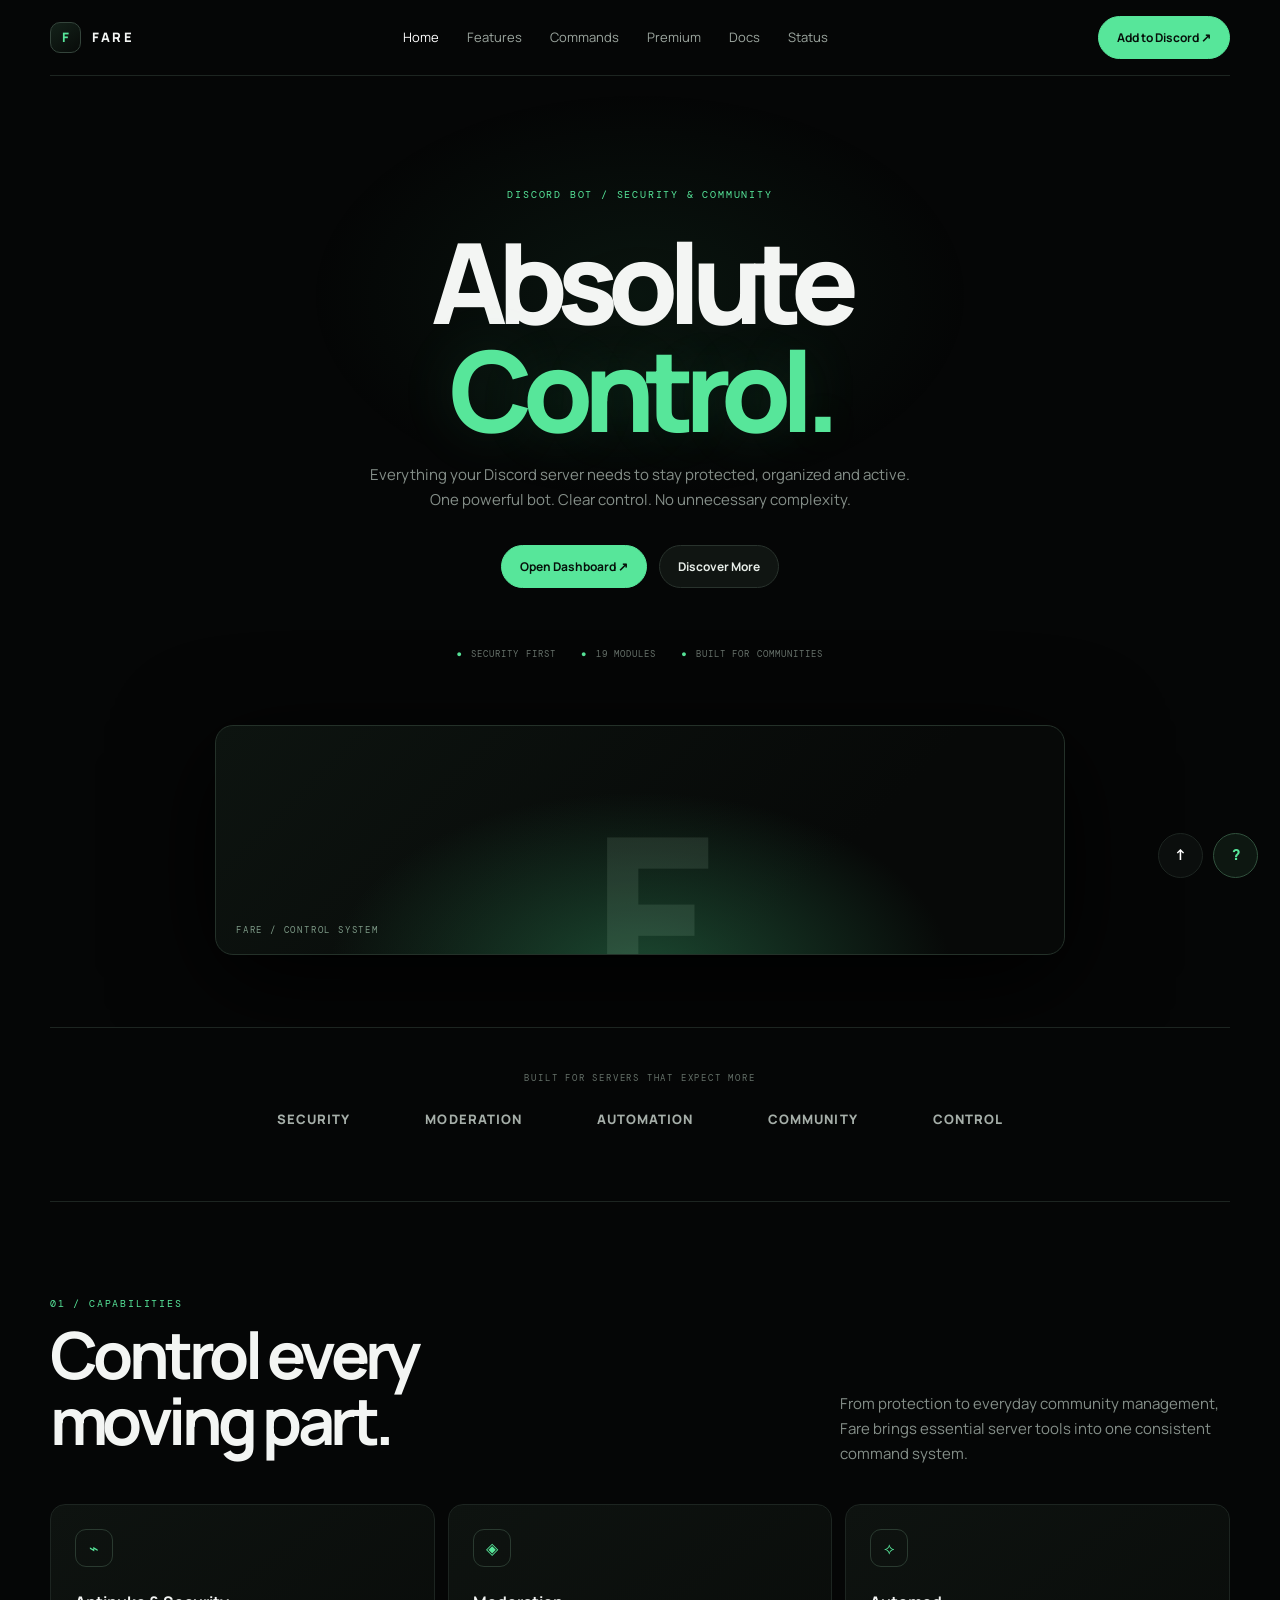
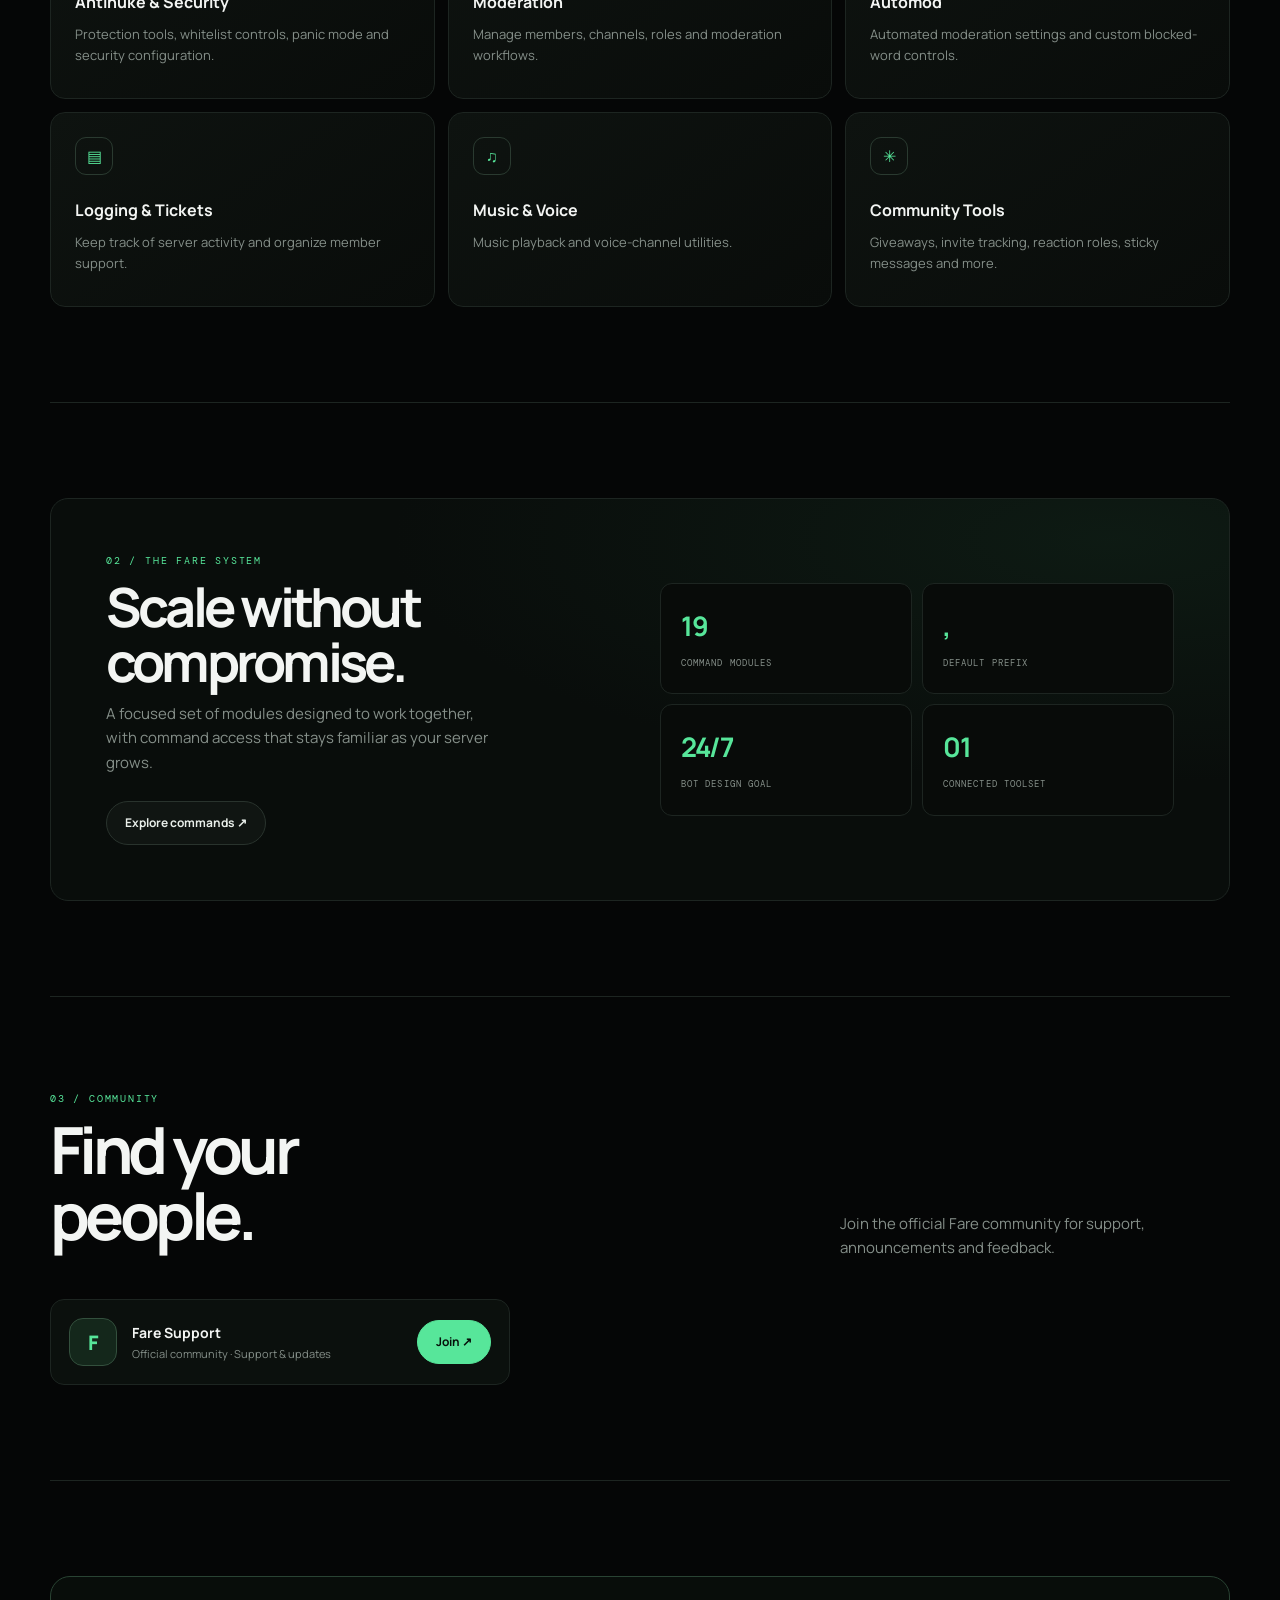
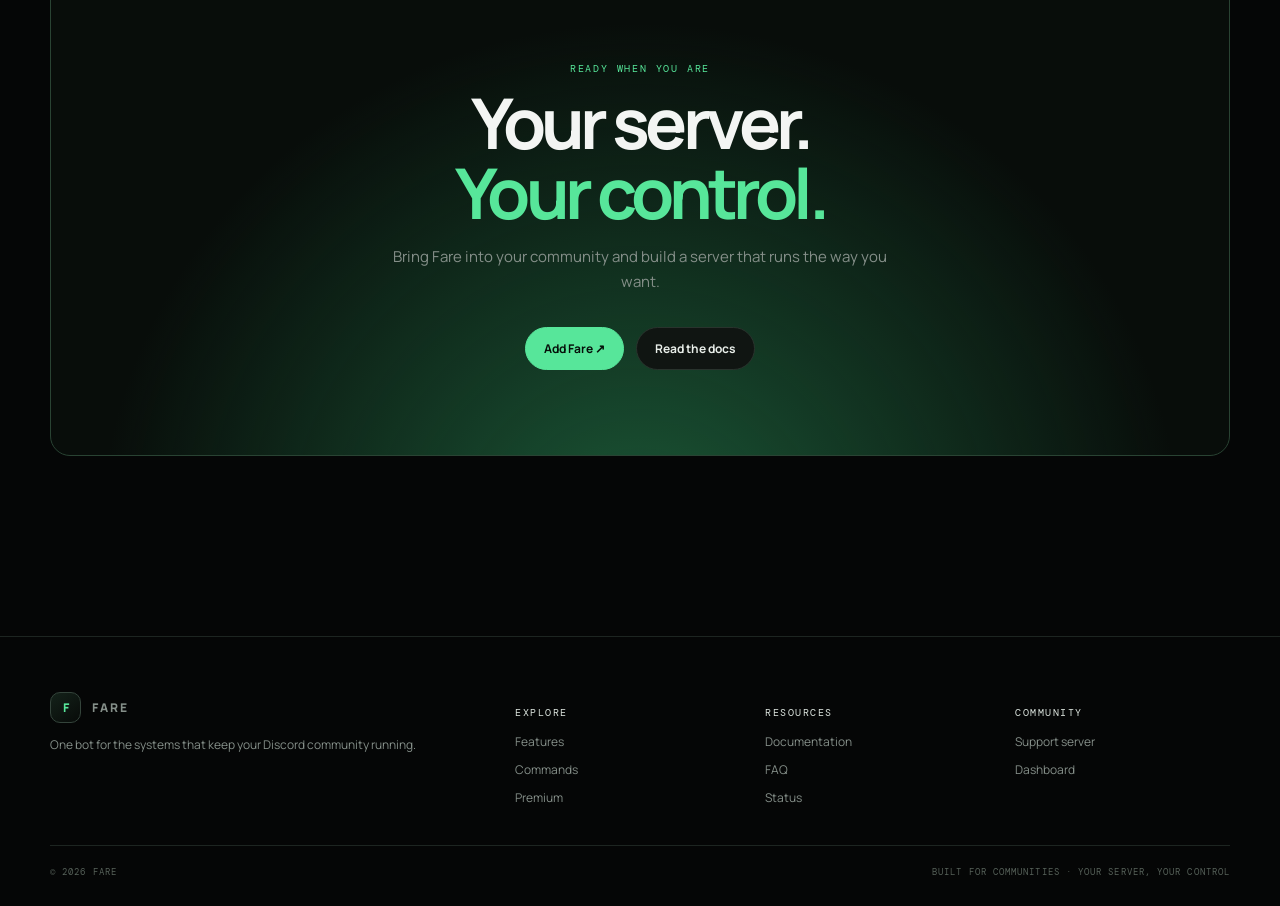
<file: index.html>
<!doctype html><html lang="en"><head><meta charset="utf-8"><meta name="viewport" content="width=device-width,initial-scale=1"><meta name="theme-color" content="#050606"><title>Absolute Control — Fare</title><meta name="description" content="Fare Discord bot — security, moderation and community tools."><link rel="stylesheet" href="/assets/fare.css"><script defer src="/assets/fare.js"></script></head><body><div class="loader"><div class="loader-inner"><div class="loader-mark">F</div><div class="loader-word">FARE / INITIALIZING</div></div></div><div class="shell"><header class="topbar"><a class="brand" href="/"><span class="brand-icon">F</span><span>FARE</span></a><nav class="nav"><a class="active" href="/">Home</a><a class="" href="/features/">Features</a><a class="" href="/commands/">Commands</a><a class="" href="/premium/">Premium</a><a href="/docs/">Docs</a><a href="/status/">Status</a></nav><a class="nav-cta" href="https://discord.com/oauth2/authorize?client_id=1514506916993306744&permissions=8&integration_type=0&scope=bot+applications.commands">Add to Discord ↗</a><button class="mobile-toggle" aria-expanded="false">☰</button></header><nav class="mobile-nav"><a href="/">Home</a><a href="/features/">Features</a><a href="/commands/">Commands</a><a href="/premium/">Premium</a><a href="/docs/">Docs</a><a href="/status/">Status</a><a href="/faq/">FAQ</a><a href="/dashboard/">Dashboard</a></nav></div><main class="shell"><section class="hero"><div class="eyebrow">DISCORD BOT / SECURITY & COMMUNITY</div><h1>Absolute<br><span>Control.</span></h1><p>Everything your Discord server needs to stay protected, organized and active. One powerful bot. Clear control. No unnecessary complexity.</p><div class="actions"><a class="btn" href="/dashboard/">Open Dashboard ↗</a><a class="btn secondary" href="/features/">Discover More</a></div><div class="hero-meta"><span>SECURITY FIRST</span><span>19 MODULES</span><span>BUILT FOR COMMUNITIES</span></div><div class="hero-art"></div></section><section class="trusted"><p>BUILT FOR SERVERS THAT EXPECT MORE</p><div class="trusted-row"><span>SECURITY</span><span>MODERATION</span><span>AUTOMATION</span><span>COMMUNITY</span><span>CONTROL</span></div></section><section class="section reveal"><div class="section-head"><div><div class="eyebrow">01 / CAPABILITIES</div><h2>Control every<br>moving part.</h2></div><p>From protection to everyday community management, Fare brings essential server tools into one consistent command system.</p></div><div class="feature-grid"><article class="feature-card"><div class="feature-icon">⌁</div><h3>Antinuke & Security</h3><p>Protection tools, whitelist controls, panic mode and security configuration.</p></article><article class="feature-card"><div class="feature-icon">◈</div><h3>Moderation</h3><p>Manage members, channels, roles and moderation workflows.</p></article><article class="feature-card"><div class="feature-icon">⟡</div><h3>Automod</h3><p>Automated moderation settings and custom blocked-word controls.</p></article><article class="feature-card"><div class="feature-icon">▤</div><h3>Logging & Tickets</h3><p>Keep track of server activity and organize member support.</p></article><article class="feature-card"><div class="feature-icon">♫</div><h3>Music & Voice</h3><p>Music playback and voice-channel utilities.</p></article><article class="feature-card"><div class="feature-icon">✳</div><h3>Community Tools</h3><p>Giveaways, invite tracking, reaction roles, sticky messages and more.</p></article></div></section><section class="section reveal"><div class="wide-panel"><div><div class="eyebrow">02 / THE FARE SYSTEM</div><h2>Scale without<br>compromise.</h2><p class="section-copy">A focused set of modules designed to work together, with command access that stays familiar as your server grows.</p><a class="btn secondary" style="margin-top:25px" href="/commands/">Explore commands ↗</a></div><div class="mini-stats"><div class="mini-stat"><b>19</b><span>COMMAND MODULES</span></div><div class="mini-stat"><b>,</b><span>DEFAULT PREFIX</span></div><div class="mini-stat"><b>24/7</b><span>BOT DESIGN GOAL</span></div><div class="mini-stat"><b>01</b><span>CONNECTED TOOLSET</span></div></div></div></section><section class="section reveal"><div class="section-head"><div><div class="eyebrow">03 / COMMUNITY</div><h2>Find your<br>people.</h2></div><p>Join the official Fare community for support, announcements and feedback.</p></div><div class="server-row"><div class="server-avatar">F</div><div><b>Fare Support</b><small>Official community · Support & updates</small></div><a class="btn" href="https://discord.gg/44CqKtxVeD">Join ↗</a></div></section><section class="section reveal"><div class="cta-panel"><div class="eyebrow">READY WHEN YOU ARE</div><h2>Your server.<br><span style="color:var(--green)">Your control.</span></h2><p>Bring Fare into your community and build a server that runs the way you want.</p><div class="actions"><a class="btn" href="https://discord.com/oauth2/authorize?client_id=1514506916993306744&permissions=8&integration_type=0&scope=bot+applications.commands">Add Fare ↗</a><a class="btn secondary" href="/docs/">Read the docs</a></div></div></section></main><footer class="footer"><div class="shell"><div class="footer-grid"><div><a class="brand" href="/"><span class="brand-icon">F</span><span>FARE</span></a><p>One bot for the systems that keep your Discord community running.</p></div><div><h4>EXPLORE</h4><div class="footer-links"><a href="/features/">Features</a><a href="/commands/">Commands</a><a href="/premium/">Premium</a></div></div><div><h4>RESOURCES</h4><div class="footer-links"><a href="/docs/">Documentation</a><a href="/faq/">FAQ</a><a href="/status/">Status</a></div></div><div><h4>COMMUNITY</h4><div class="footer-links"><a href="https://discord.gg/44CqKtxVeD">Support server</a><a href="/dashboard/">Dashboard</a></div></div></div><div class="copyright"><span>© <span id="year">2026</span> FARE</span><span>BUILT FOR COMMUNITIES · YOUR SERVER, YOUR CONTROL</span></div></div></footer><a class="float-help" href="https://discord.gg/44CqKtxVeD" aria-label="Fare support">?</a><button class="to-top" aria-label="Back to top">↑</button></body></html>
</file>
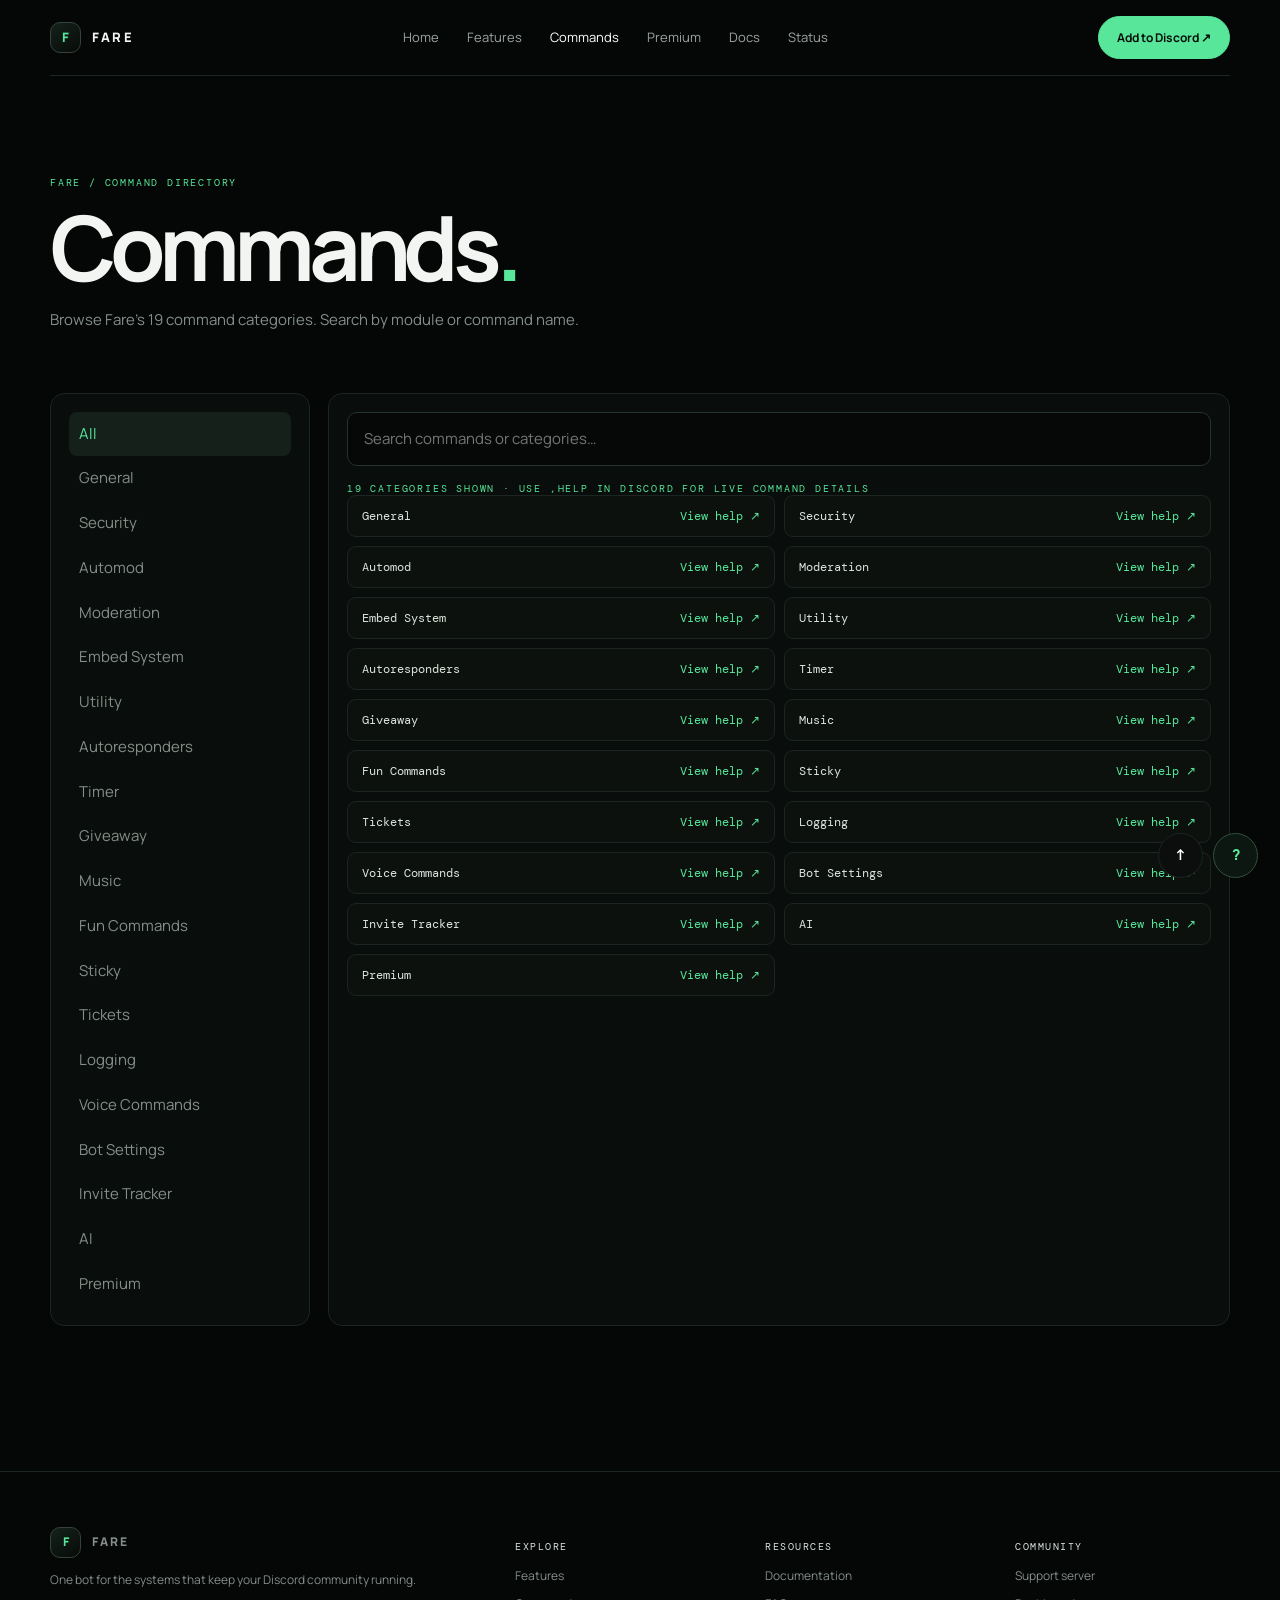
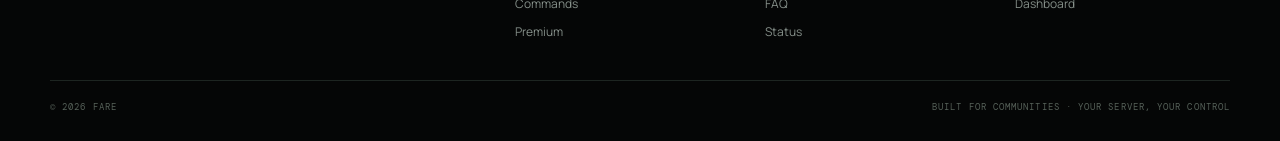
<file: commands/index.html>
<!doctype html><html lang="en"><head><meta charset="utf-8"><meta name="viewport" content="width=device-width,initial-scale=1"><meta name="theme-color" content="#050606"><title>Commands — Fare</title><meta name="description" content="Fare Discord bot — security, moderation and community tools."><link rel="stylesheet" href="/assets/fare.css"><script defer src="/assets/fare.js"></script></head><body><div class="loader"><div class="loader-inner"><div class="loader-mark">F</div><div class="loader-word">FARE / INITIALIZING</div></div></div><div class="shell"><header class="topbar"><a class="brand" href="/"><span class="brand-icon">F</span><span>FARE</span></a><nav class="nav"><a class="" href="/">Home</a><a class="" href="/features/">Features</a><a class="active" href="/commands/">Commands</a><a class="" href="/premium/">Premium</a><a href="/docs/">Docs</a><a href="/status/">Status</a></nav><a class="nav-cta" href="https://discord.com/oauth2/authorize?client_id=1514506916993306744&permissions=8&integration_type=0&scope=bot+applications.commands">Add to Discord ↗</a><button class="mobile-toggle" aria-expanded="false">☰</button></header><nav class="mobile-nav"><a href="/">Home</a><a href="/features/">Features</a><a href="/commands/">Commands</a><a href="/premium/">Premium</a><a href="/docs/">Docs</a><a href="/status/">Status</a><a href="/faq/">FAQ</a><a href="/dashboard/">Dashboard</a></nav></div><main class="shell"><header class="page-head"><div class="eyebrow">FARE / COMMAND DIRECTORY</div><h1>Commands<span style="color:var(--green)">.</span></h1><p>Browse Fare's 19 command categories. Search by module or command name.</p></header><div class="command-layout"><aside class="side-list" id="categories"></aside><section class="command-panel"><input class="search" id="command-search" placeholder="Search commands or categories…" type="search"><div class="eyebrow" id="command-count">19 MODULES</div><div class="command-results" id="command-results"><div class="command-item">Choose a category to explore.</div></div></section></div><script>const cats=['General','Security','Automod','Moderation','Embed System','Utility','Autoresponders','Timer','Giveaway','Music','Fun Commands','Sticky','Tickets','Logging','Voice Commands','Bot Settings','Invite Tracker','AI','Premium'];const side=document.getElementById('categories'),results=document.getElementById('command-results'),q=document.getElementById('command-search'),count=document.getElementById('command-count');let selected='All';function draw(){side.innerHTML=['All',...cats].map(c=>'<button class="'+(c===selected?'active':'')+'" data-cat="'+c+'">'+c+'</button>').join('');const term=q.value.toLowerCase();const list=cats.filter(c=>(selected==='All'||c===selected)&&c.toLowerCase().includes(term));results.innerHTML=list.length?list.map(c=>'<a class="command-item" href="https://discord.gg/44CqKtxVeD">'+c+' <span style="float:right;color:var(--green)">View help ↗</span></a>').join(''):'<div class="command-item">No matching categories.</div>';count.textContent=list.length+' CATEGORIES SHOWN · USE ,HELP IN DISCORD FOR LIVE COMMAND DETAILS'}side.addEventListener('click',e=>{const b=e.target.closest('button[data-cat]');if(!b)return;selected=b.dataset.cat;draw()});q.addEventListener('input',draw);draw();</script></main><footer class="footer"><div class="shell"><div class="footer-grid"><div><a class="brand" href="/"><span class="brand-icon">F</span><span>FARE</span></a><p>One bot for the systems that keep your Discord community running.</p></div><div><h4>EXPLORE</h4><div class="footer-links"><a href="/features/">Features</a><a href="/commands/">Commands</a><a href="/premium/">Premium</a></div></div><div><h4>RESOURCES</h4><div class="footer-links"><a href="/docs/">Documentation</a><a href="/faq/">FAQ</a><a href="/status/">Status</a></div></div><div><h4>COMMUNITY</h4><div class="footer-links"><a href="https://discord.gg/44CqKtxVeD">Support server</a><a href="/dashboard/">Dashboard</a></div></div></div><div class="copyright"><span>© <span id="year">2026</span> FARE</span><span>BUILT FOR COMMUNITIES · YOUR SERVER, YOUR CONTROL</span></div></div></footer><a class="float-help" href="https://discord.gg/44CqKtxVeD" aria-label="Fare support">?</a><button class="to-top" aria-label="Back to top">↑</button></body></html>
</file>
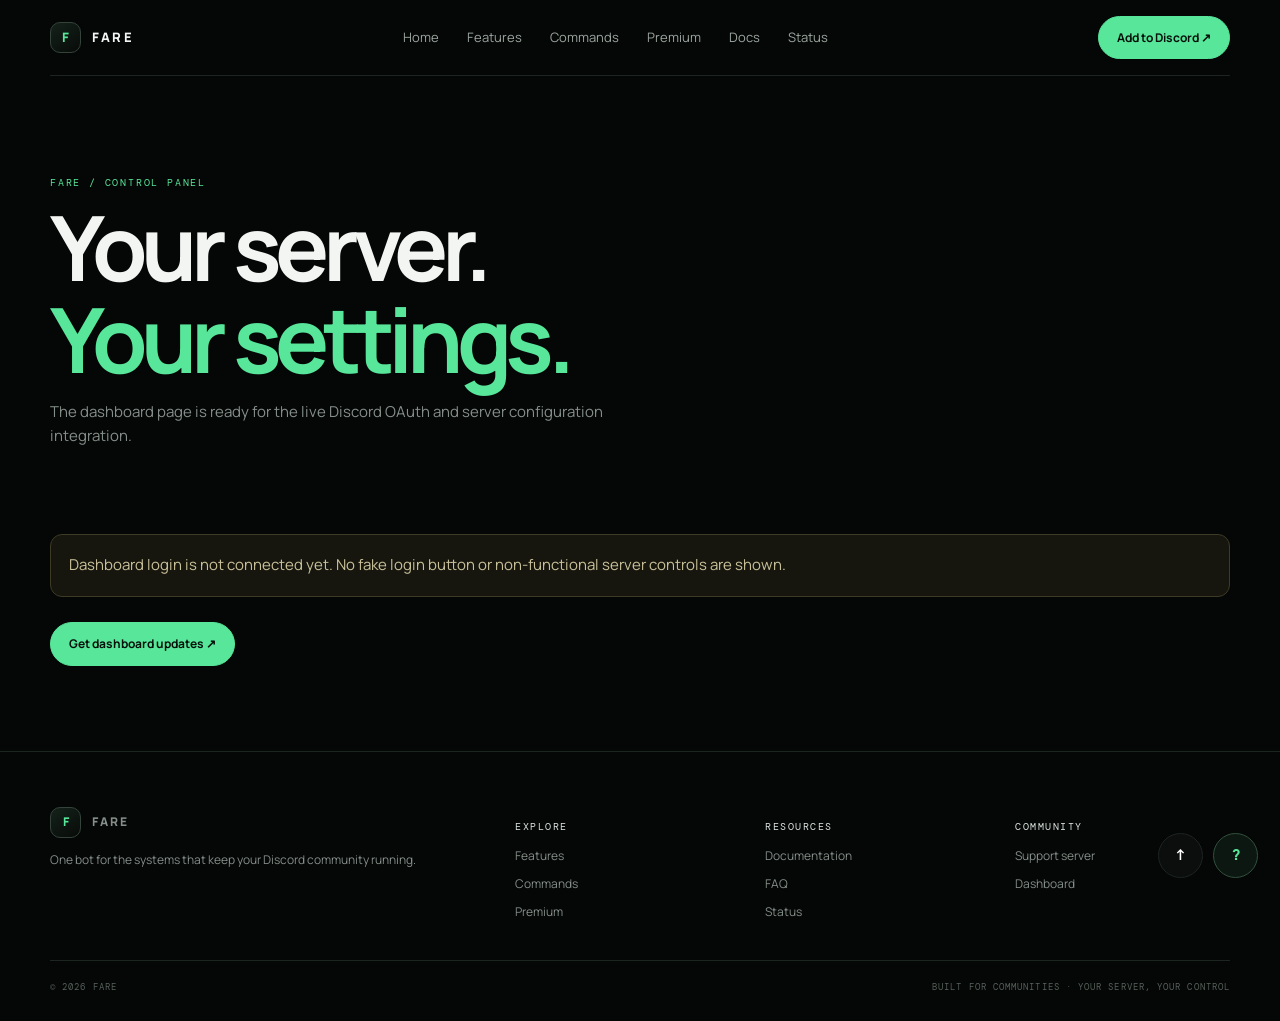
<file: dashboard/index.html>
<!doctype html><html lang="en"><head><meta charset="utf-8"><meta name="viewport" content="width=device-width,initial-scale=1"><meta name="theme-color" content="#050606"><title>Dashboard — Fare</title><meta name="description" content="Fare Discord bot — security, moderation and community tools."><link rel="stylesheet" href="/assets/fare.css"><script defer src="/assets/fare.js"></script></head><body><div class="loader"><div class="loader-inner"><div class="loader-mark">F</div><div class="loader-word">FARE / INITIALIZING</div></div></div><div class="shell"><header class="topbar"><a class="brand" href="/"><span class="brand-icon">F</span><span>FARE</span></a><nav class="nav"><a class="" href="/">Home</a><a class="" href="/features/">Features</a><a class="" href="/commands/">Commands</a><a class="" href="/premium/">Premium</a><a href="/docs/">Docs</a><a href="/status/">Status</a></nav><a class="nav-cta" href="https://discord.com/oauth2/authorize?client_id=1514506916993306744&permissions=8&integration_type=0&scope=bot+applications.commands">Add to Discord ↗</a><button class="mobile-toggle" aria-expanded="false">☰</button></header><nav class="mobile-nav"><a href="/">Home</a><a href="/features/">Features</a><a href="/commands/">Commands</a><a href="/premium/">Premium</a><a href="/docs/">Docs</a><a href="/status/">Status</a><a href="/faq/">FAQ</a><a href="/dashboard/">Dashboard</a></nav></div><main class="shell"><header class="page-head"><div class="eyebrow">FARE / CONTROL PANEL</div><h1>Your server.<br><span style="color:var(--green)">Your settings.</span></h1><p>The dashboard page is ready for the live Discord OAuth and server configuration integration.</p></header><div class="notice">Dashboard login is not connected yet. No fake login button or non-functional server controls are shown.</div><a class="btn" href="https://discord.gg/44CqKtxVeD">Get dashboard updates ↗</a></main><footer class="footer"><div class="shell"><div class="footer-grid"><div><a class="brand" href="/"><span class="brand-icon">F</span><span>FARE</span></a><p>One bot for the systems that keep your Discord community running.</p></div><div><h4>EXPLORE</h4><div class="footer-links"><a href="/features/">Features</a><a href="/commands/">Commands</a><a href="/premium/">Premium</a></div></div><div><h4>RESOURCES</h4><div class="footer-links"><a href="/docs/">Documentation</a><a href="/faq/">FAQ</a><a href="/status/">Status</a></div></div><div><h4>COMMUNITY</h4><div class="footer-links"><a href="https://discord.gg/44CqKtxVeD">Support server</a><a href="/dashboard/">Dashboard</a></div></div></div><div class="copyright"><span>© <span id="year">2026</span> FARE</span><span>BUILT FOR COMMUNITIES · YOUR SERVER, YOUR CONTROL</span></div></div></footer><a class="float-help" href="https://discord.gg/44CqKtxVeD" aria-label="Fare support">?</a><button class="to-top" aria-label="Back to top">↑</button></body></html>
</file>
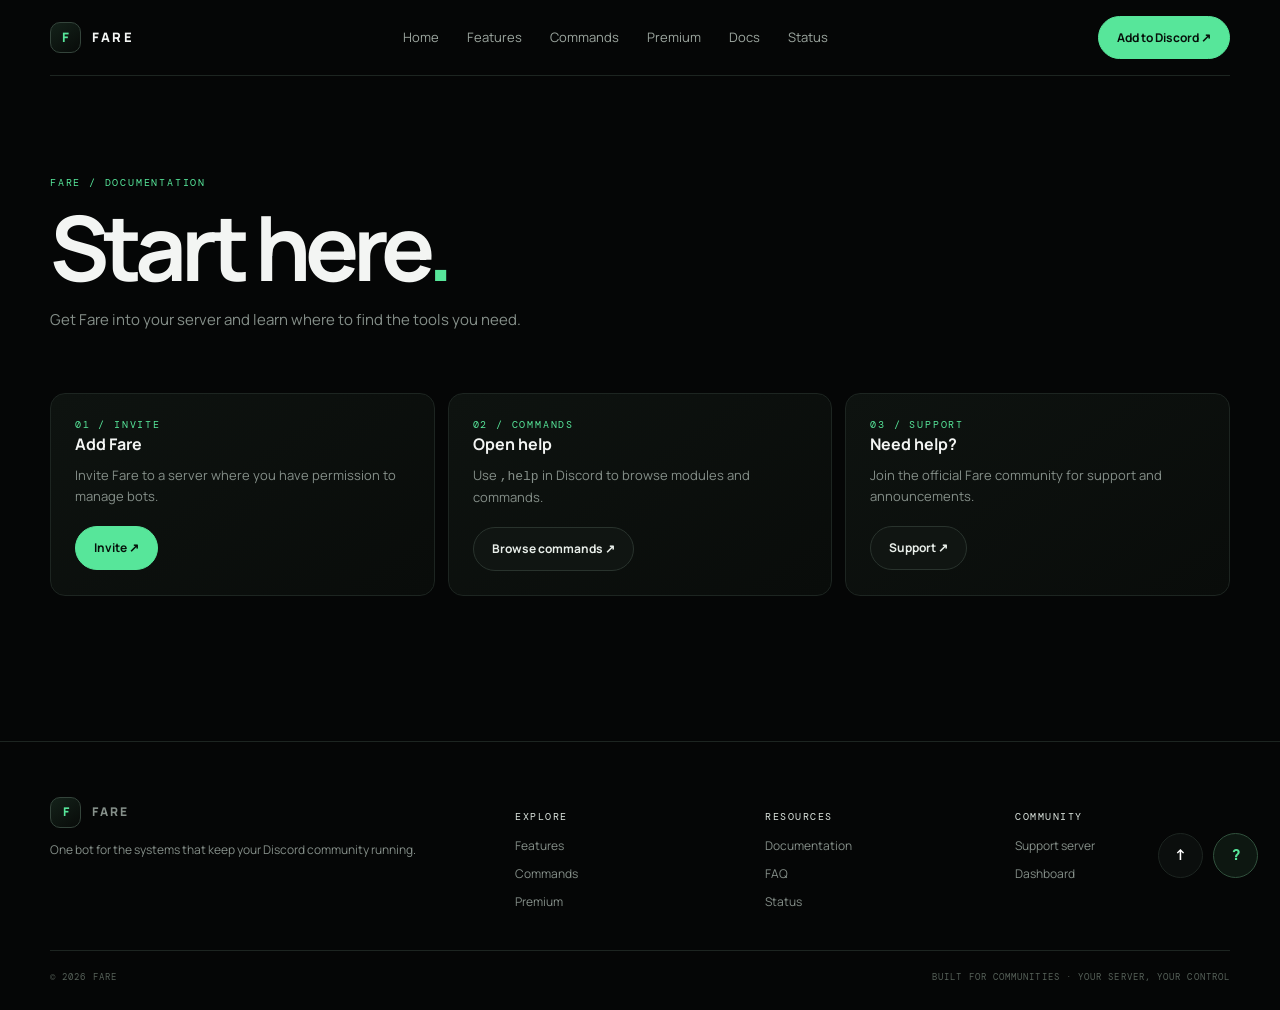
<file: docs/index.html>
<!doctype html><html lang="en"><head><meta charset="utf-8"><meta name="viewport" content="width=device-width,initial-scale=1"><meta name="theme-color" content="#050606"><title>Documentation — Fare</title><meta name="description" content="Fare Discord bot — security, moderation and community tools."><link rel="stylesheet" href="/assets/fare.css"><script defer src="/assets/fare.js"></script></head><body><div class="loader"><div class="loader-inner"><div class="loader-mark">F</div><div class="loader-word">FARE / INITIALIZING</div></div></div><div class="shell"><header class="topbar"><a class="brand" href="/"><span class="brand-icon">F</span><span>FARE</span></a><nav class="nav"><a class="" href="/">Home</a><a class="" href="/features/">Features</a><a class="" href="/commands/">Commands</a><a class="" href="/premium/">Premium</a><a href="/docs/">Docs</a><a href="/status/">Status</a></nav><a class="nav-cta" href="https://discord.com/oauth2/authorize?client_id=1514506916993306744&permissions=8&integration_type=0&scope=bot+applications.commands">Add to Discord ↗</a><button class="mobile-toggle" aria-expanded="false">☰</button></header><nav class="mobile-nav"><a href="/">Home</a><a href="/features/">Features</a><a href="/commands/">Commands</a><a href="/premium/">Premium</a><a href="/docs/">Docs</a><a href="/status/">Status</a><a href="/faq/">FAQ</a><a href="/dashboard/">Dashboard</a></nav></div><main class="shell"><header class="page-head"><div class="eyebrow">FARE / DOCUMENTATION</div><h1>Start here<span style="color:var(--green)">.</span></h1><p>Get Fare into your server and learn where to find the tools you need.</p></header><div class="page-grid"><article class="feature-card"><div class="eyebrow">01 / INVITE</div><h3>Add Fare</h3><p>Invite Fare to a server where you have permission to manage bots.</p><a class="btn" style="margin-top:18px" href="https://discord.com/oauth2/authorize?client_id=1514506916993306744&permissions=8&integration_type=0&scope=bot+applications.commands">Invite ↗</a></article><article class="feature-card"><div class="eyebrow">02 / COMMANDS</div><h3>Open help</h3><p>Use <code>,help</code> in Discord to browse modules and commands.</p><a class="btn secondary" style="margin-top:18px" href="/commands/">Browse commands ↗</a></article><article class="feature-card"><div class="eyebrow">03 / SUPPORT</div><h3>Need help?</h3><p>Join the official Fare community for support and announcements.</p><a class="btn secondary" style="margin-top:18px" href="https://discord.gg/44CqKtxVeD">Support ↗</a></article></div></main><footer class="footer"><div class="shell"><div class="footer-grid"><div><a class="brand" href="/"><span class="brand-icon">F</span><span>FARE</span></a><p>One bot for the systems that keep your Discord community running.</p></div><div><h4>EXPLORE</h4><div class="footer-links"><a href="/features/">Features</a><a href="/commands/">Commands</a><a href="/premium/">Premium</a></div></div><div><h4>RESOURCES</h4><div class="footer-links"><a href="/docs/">Documentation</a><a href="/faq/">FAQ</a><a href="/status/">Status</a></div></div><div><h4>COMMUNITY</h4><div class="footer-links"><a href="https://discord.gg/44CqKtxVeD">Support server</a><a href="/dashboard/">Dashboard</a></div></div></div><div class="copyright"><span>© <span id="year">2026</span> FARE</span><span>BUILT FOR COMMUNITIES · YOUR SERVER, YOUR CONTROL</span></div></div></footer><a class="float-help" href="https://discord.gg/44CqKtxVeD" aria-label="Fare support">?</a><button class="to-top" aria-label="Back to top">↑</button></body></html>
</file>
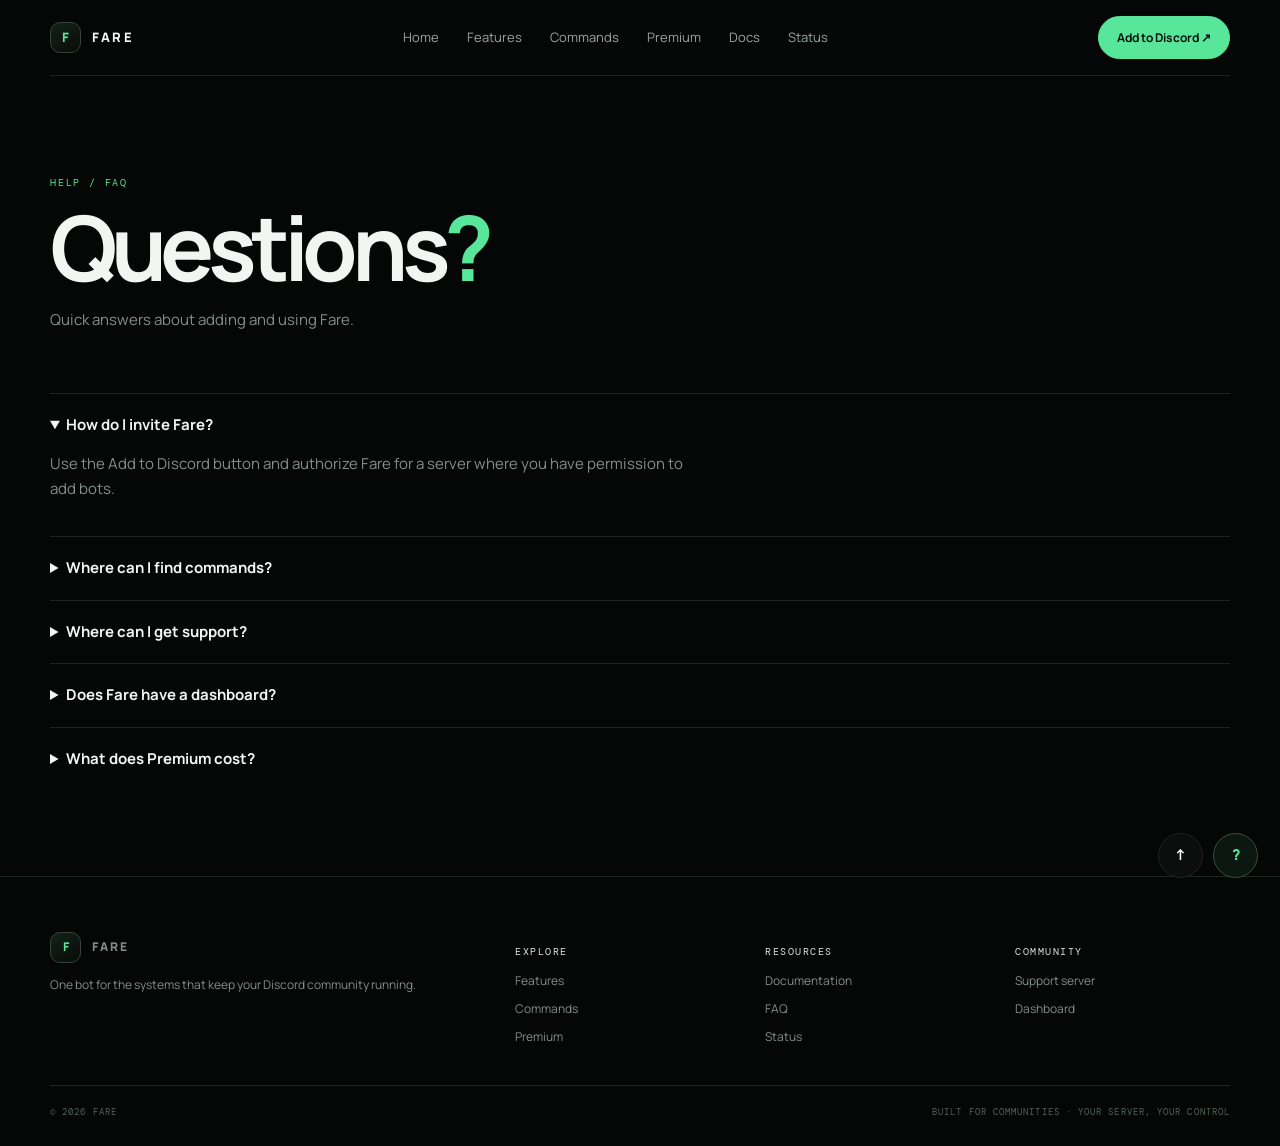
<file: faq/index.html>
<!doctype html><html lang="en"><head><meta charset="utf-8"><meta name="viewport" content="width=device-width,initial-scale=1"><meta name="theme-color" content="#050606"><title>FAQ — Fare</title><meta name="description" content="Fare Discord bot — security, moderation and community tools."><link rel="stylesheet" href="/assets/fare.css"><script defer src="/assets/fare.js"></script></head><body><div class="loader"><div class="loader-inner"><div class="loader-mark">F</div><div class="loader-word">FARE / INITIALIZING</div></div></div><div class="shell"><header class="topbar"><a class="brand" href="/"><span class="brand-icon">F</span><span>FARE</span></a><nav class="nav"><a class="" href="/">Home</a><a class="" href="/features/">Features</a><a class="" href="/commands/">Commands</a><a class="" href="/premium/">Premium</a><a href="/docs/">Docs</a><a href="/status/">Status</a></nav><a class="nav-cta" href="https://discord.com/oauth2/authorize?client_id=1514506916993306744&permissions=8&integration_type=0&scope=bot+applications.commands">Add to Discord ↗</a><button class="mobile-toggle" aria-expanded="false">☰</button></header><nav class="mobile-nav"><a href="/">Home</a><a href="/features/">Features</a><a href="/commands/">Commands</a><a href="/premium/">Premium</a><a href="/docs/">Docs</a><a href="/status/">Status</a><a href="/faq/">FAQ</a><a href="/dashboard/">Dashboard</a></nav></div><main class="shell"><header class="page-head"><div class="eyebrow">HELP / FAQ</div><h1>Questions<span style="color:var(--green)">?</span></h1><p>Quick answers about adding and using Fare.</p></header><div class="faq"><details open><summary>How do I invite Fare?</summary><p>Use the Add to Discord button and authorize Fare for a server where you have permission to add bots.</p></details><details><summary>Where can I find commands?</summary><p>Browse the Commands page or use ,help in your Discord server.</p></details><details><summary>Where can I get support?</summary><p>Join the official Fare support server using the community link.</p></details><details><summary>Does Fare have a dashboard?</summary><p>The dashboard interface is not connected to a working OAuth application yet.</p></details><details><summary>What does Premium cost?</summary><p>Current pricing and benefits have not been published. Ask the Fare team for verified details.</p></details></div></main><footer class="footer"><div class="shell"><div class="footer-grid"><div><a class="brand" href="/"><span class="brand-icon">F</span><span>FARE</span></a><p>One bot for the systems that keep your Discord community running.</p></div><div><h4>EXPLORE</h4><div class="footer-links"><a href="/features/">Features</a><a href="/commands/">Commands</a><a href="/premium/">Premium</a></div></div><div><h4>RESOURCES</h4><div class="footer-links"><a href="/docs/">Documentation</a><a href="/faq/">FAQ</a><a href="/status/">Status</a></div></div><div><h4>COMMUNITY</h4><div class="footer-links"><a href="https://discord.gg/44CqKtxVeD">Support server</a><a href="/dashboard/">Dashboard</a></div></div></div><div class="copyright"><span>© <span id="year">2026</span> FARE</span><span>BUILT FOR COMMUNITIES · YOUR SERVER, YOUR CONTROL</span></div></div></footer><a class="float-help" href="https://discord.gg/44CqKtxVeD" aria-label="Fare support">?</a><button class="to-top" aria-label="Back to top">↑</button></body></html>
</file>
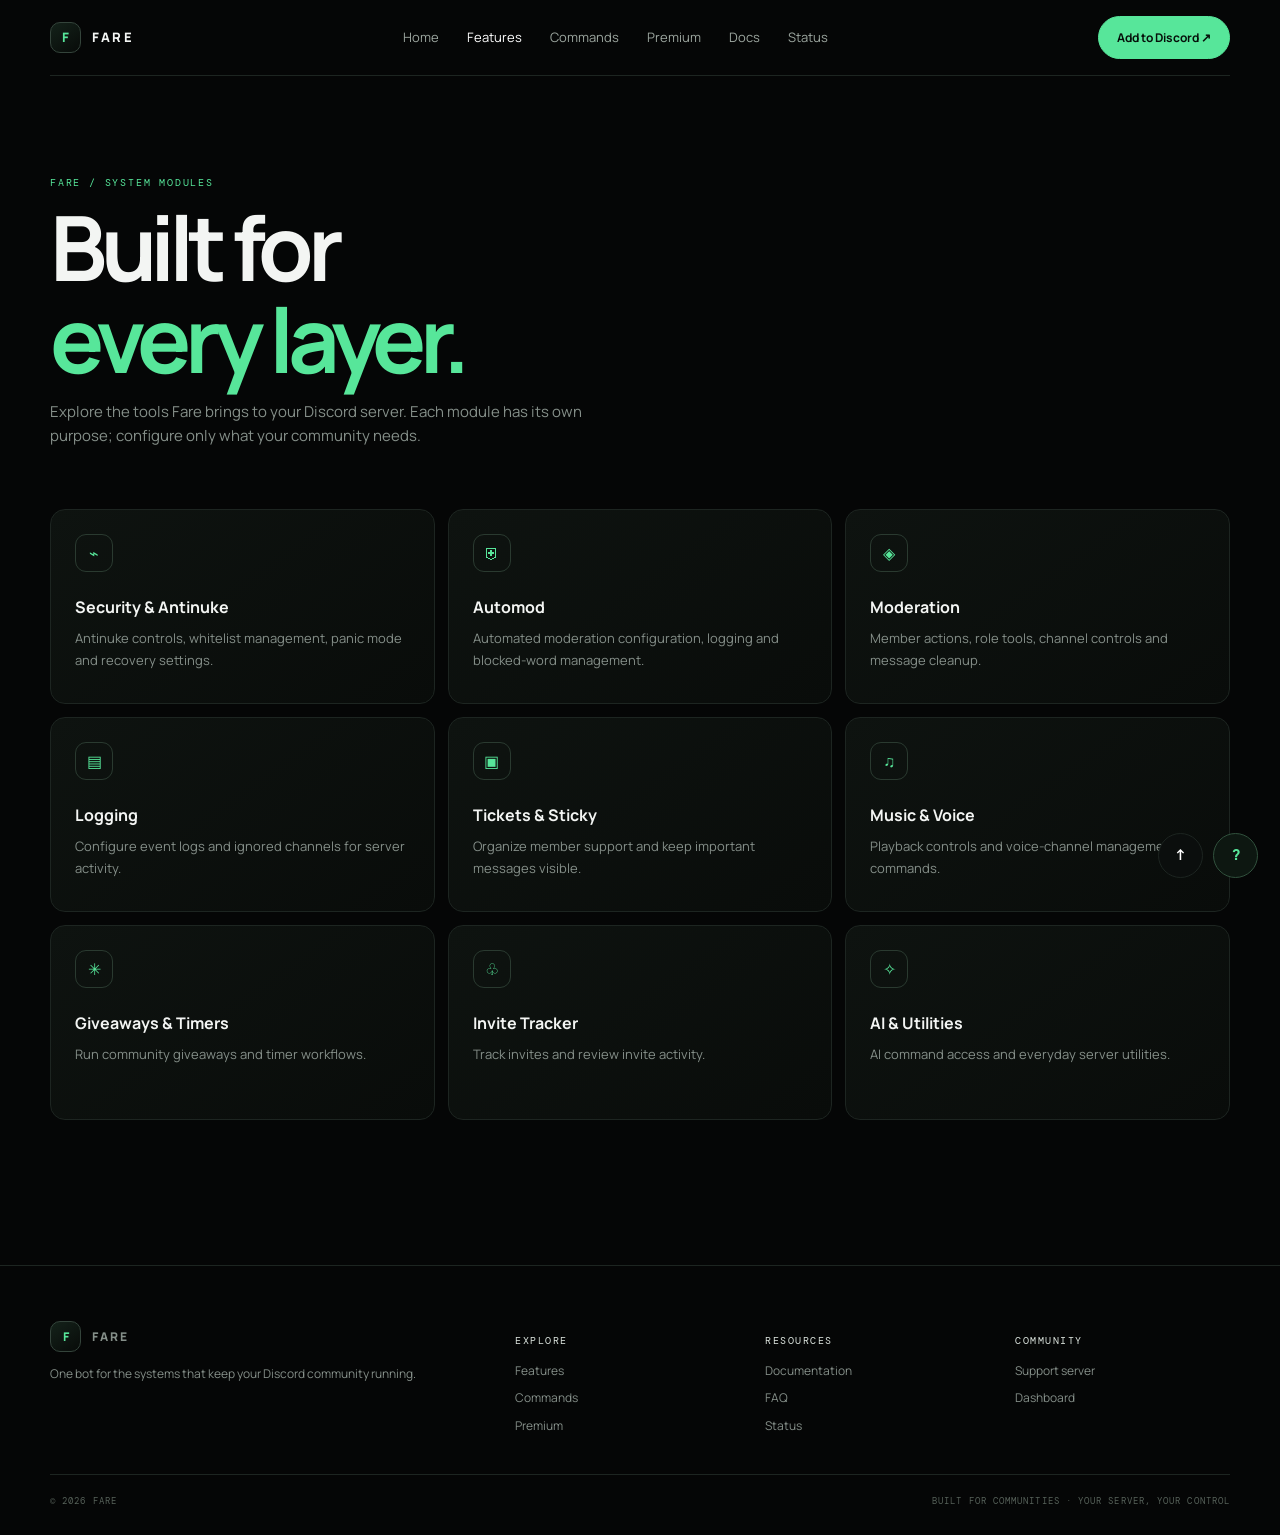
<file: features/index.html>
<!doctype html><html lang="en"><head><meta charset="utf-8"><meta name="viewport" content="width=device-width,initial-scale=1"><meta name="theme-color" content="#050606"><title>Features — Fare</title><meta name="description" content="Fare Discord bot — security, moderation and community tools."><link rel="stylesheet" href="/assets/fare.css"><script defer src="/assets/fare.js"></script></head><body><div class="loader"><div class="loader-inner"><div class="loader-mark">F</div><div class="loader-word">FARE / INITIALIZING</div></div></div><div class="shell"><header class="topbar"><a class="brand" href="/"><span class="brand-icon">F</span><span>FARE</span></a><nav class="nav"><a class="" href="/">Home</a><a class="active" href="/features/">Features</a><a class="" href="/commands/">Commands</a><a class="" href="/premium/">Premium</a><a href="/docs/">Docs</a><a href="/status/">Status</a></nav><a class="nav-cta" href="https://discord.com/oauth2/authorize?client_id=1514506916993306744&permissions=8&integration_type=0&scope=bot+applications.commands">Add to Discord ↗</a><button class="mobile-toggle" aria-expanded="false">☰</button></header><nav class="mobile-nav"><a href="/">Home</a><a href="/features/">Features</a><a href="/commands/">Commands</a><a href="/premium/">Premium</a><a href="/docs/">Docs</a><a href="/status/">Status</a><a href="/faq/">FAQ</a><a href="/dashboard/">Dashboard</a></nav></div><main class="shell"><header class="page-head"><div class="eyebrow">FARE / SYSTEM MODULES</div><h1>Built for<br><span style="color:var(--green)">every layer.</span></h1><p>Explore the tools Fare brings to your Discord server. Each module has its own purpose; configure only what your community needs.</p></header><div class="page-grid"><article class="feature-card"><div class="feature-icon">⌁</div><h3>Security & Antinuke</h3><p>Antinuke controls, whitelist management, panic mode and recovery settings.</p></article><article class="feature-card"><div class="feature-icon">⛨</div><h3>Automod</h3><p>Automated moderation configuration, logging and blocked-word management.</p></article><article class="feature-card"><div class="feature-icon">◈</div><h3>Moderation</h3><p>Member actions, role tools, channel controls and message cleanup.</p></article><article class="feature-card"><div class="feature-icon">▤</div><h3>Logging</h3><p>Configure event logs and ignored channels for server activity.</p></article><article class="feature-card"><div class="feature-icon">▣</div><h3>Tickets & Sticky</h3><p>Organize member support and keep important messages visible.</p></article><article class="feature-card"><div class="feature-icon">♫</div><h3>Music & Voice</h3><p>Playback controls and voice-channel management commands.</p></article><article class="feature-card"><div class="feature-icon">✳</div><h3>Giveaways & Timers</h3><p>Run community giveaways and timer workflows.</p></article><article class="feature-card"><div class="feature-icon">♧</div><h3>Invite Tracker</h3><p>Track invites and review invite activity.</p></article><article class="feature-card"><div class="feature-icon">✧</div><h3>AI & Utilities</h3><p>AI command access and everyday server utilities.</p></article></div></main><footer class="footer"><div class="shell"><div class="footer-grid"><div><a class="brand" href="/"><span class="brand-icon">F</span><span>FARE</span></a><p>One bot for the systems that keep your Discord community running.</p></div><div><h4>EXPLORE</h4><div class="footer-links"><a href="/features/">Features</a><a href="/commands/">Commands</a><a href="/premium/">Premium</a></div></div><div><h4>RESOURCES</h4><div class="footer-links"><a href="/docs/">Documentation</a><a href="/faq/">FAQ</a><a href="/status/">Status</a></div></div><div><h4>COMMUNITY</h4><div class="footer-links"><a href="https://discord.gg/44CqKtxVeD">Support server</a><a href="/dashboard/">Dashboard</a></div></div></div><div class="copyright"><span>© <span id="year">2026</span> FARE</span><span>BUILT FOR COMMUNITIES · YOUR SERVER, YOUR CONTROL</span></div></div></footer><a class="float-help" href="https://discord.gg/44CqKtxVeD" aria-label="Fare support">?</a><button class="to-top" aria-label="Back to top">↑</button></body></html>
</file>
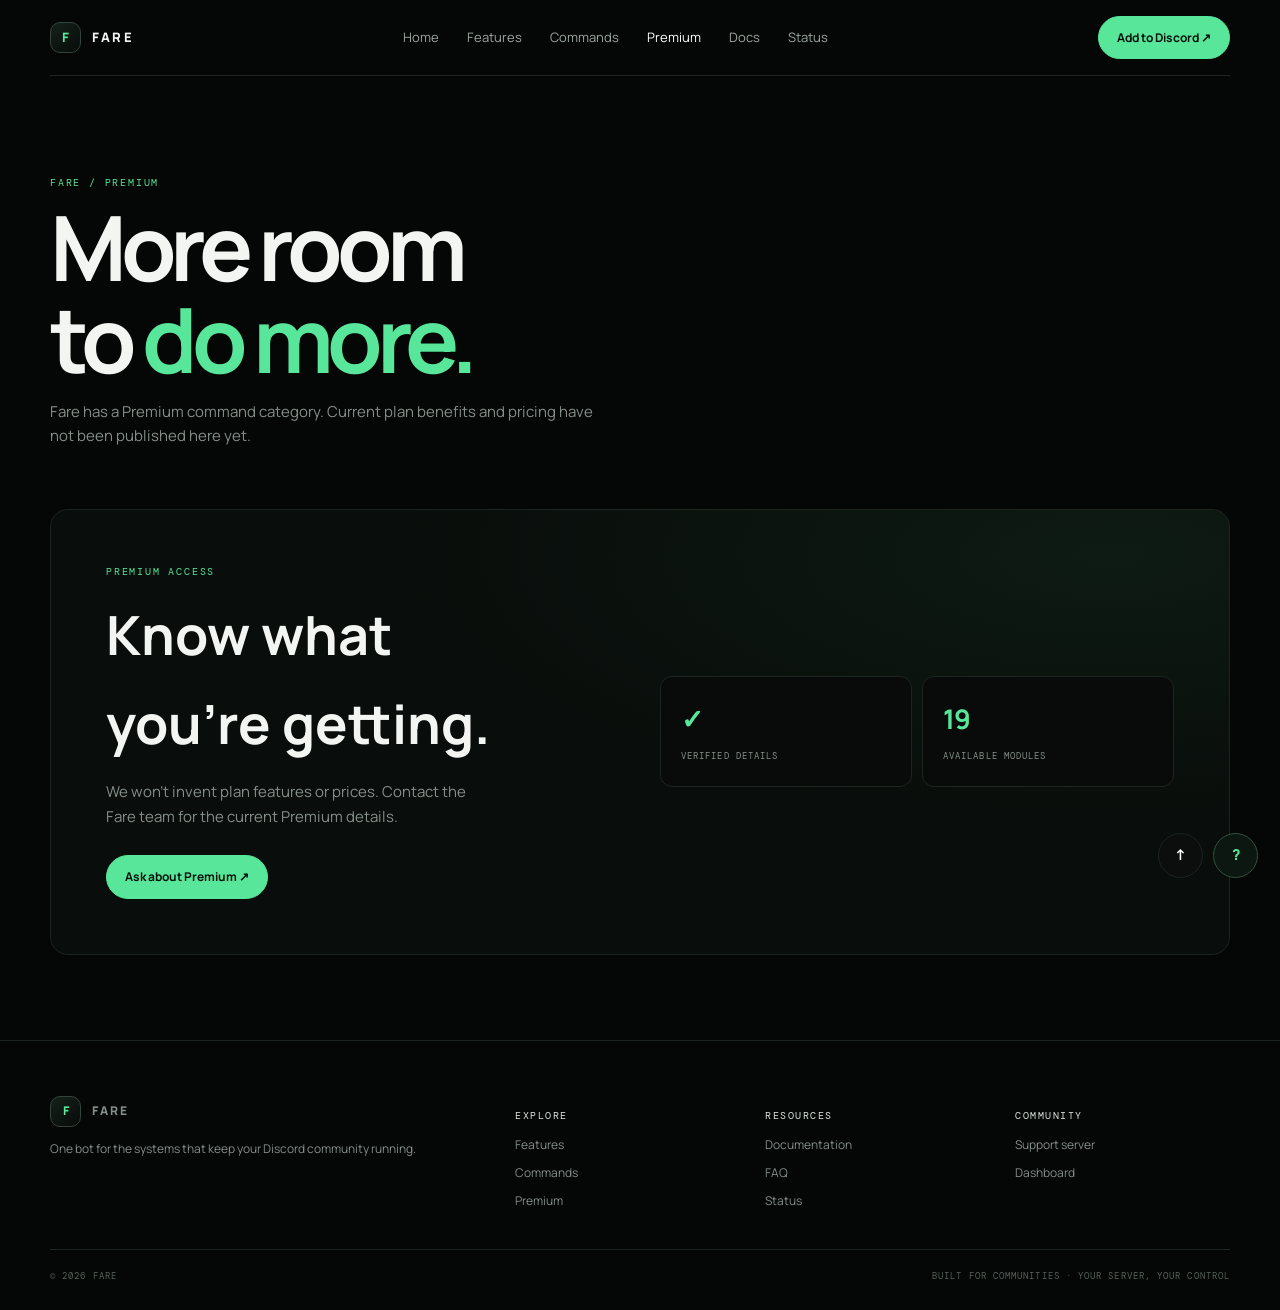
<file: premium/index.html>
<!doctype html><html lang="en"><head><meta charset="utf-8"><meta name="viewport" content="width=device-width,initial-scale=1"><meta name="theme-color" content="#050606"><title>Premium — Fare</title><meta name="description" content="Fare Discord bot — security, moderation and community tools."><link rel="stylesheet" href="/assets/fare.css"><script defer src="/assets/fare.js"></script></head><body><div class="loader"><div class="loader-inner"><div class="loader-mark">F</div><div class="loader-word">FARE / INITIALIZING</div></div></div><div class="shell"><header class="topbar"><a class="brand" href="/"><span class="brand-icon">F</span><span>FARE</span></a><nav class="nav"><a class="" href="/">Home</a><a class="" href="/features/">Features</a><a class="" href="/commands/">Commands</a><a class="active" href="/premium/">Premium</a><a href="/docs/">Docs</a><a href="/status/">Status</a></nav><a class="nav-cta" href="https://discord.com/oauth2/authorize?client_id=1514506916993306744&permissions=8&integration_type=0&scope=bot+applications.commands">Add to Discord ↗</a><button class="mobile-toggle" aria-expanded="false">☰</button></header><nav class="mobile-nav"><a href="/">Home</a><a href="/features/">Features</a><a href="/commands/">Commands</a><a href="/premium/">Premium</a><a href="/docs/">Docs</a><a href="/status/">Status</a><a href="/faq/">FAQ</a><a href="/dashboard/">Dashboard</a></nav></div><main class="shell"><header class="page-head"><div class="eyebrow">FARE / PREMIUM</div><h1>More room<br>to <span style="color:var(--green)">do more.</span></h1><p>Fare has a Premium command category. Current plan benefits and pricing have not been published here yet.</p></header><div class="wide-panel"><div><div class="eyebrow">PREMIUM ACCESS</div><h2>Know what<br>you're getting.</h2><p class="section-copy">We won't invent plan features or prices. Contact the Fare team for the current Premium details.</p><a class="btn" style="margin-top:25px" href="https://discord.gg/44CqKtxVeD">Ask about Premium ↗</a></div><div class="mini-stats"><div class="mini-stat"><b>✓</b><span>VERIFIED DETAILS</span></div><div class="mini-stat"><b>19</b><span>AVAILABLE MODULES</span></div></div></div></main><footer class="footer"><div class="shell"><div class="footer-grid"><div><a class="brand" href="/"><span class="brand-icon">F</span><span>FARE</span></a><p>One bot for the systems that keep your Discord community running.</p></div><div><h4>EXPLORE</h4><div class="footer-links"><a href="/features/">Features</a><a href="/commands/">Commands</a><a href="/premium/">Premium</a></div></div><div><h4>RESOURCES</h4><div class="footer-links"><a href="/docs/">Documentation</a><a href="/faq/">FAQ</a><a href="/status/">Status</a></div></div><div><h4>COMMUNITY</h4><div class="footer-links"><a href="https://discord.gg/44CqKtxVeD">Support server</a><a href="/dashboard/">Dashboard</a></div></div></div><div class="copyright"><span>© <span id="year">2026</span> FARE</span><span>BUILT FOR COMMUNITIES · YOUR SERVER, YOUR CONTROL</span></div></div></footer><a class="float-help" href="https://discord.gg/44CqKtxVeD" aria-label="Fare support">?</a><button class="to-top" aria-label="Back to top">↑</button></body></html>
</file>
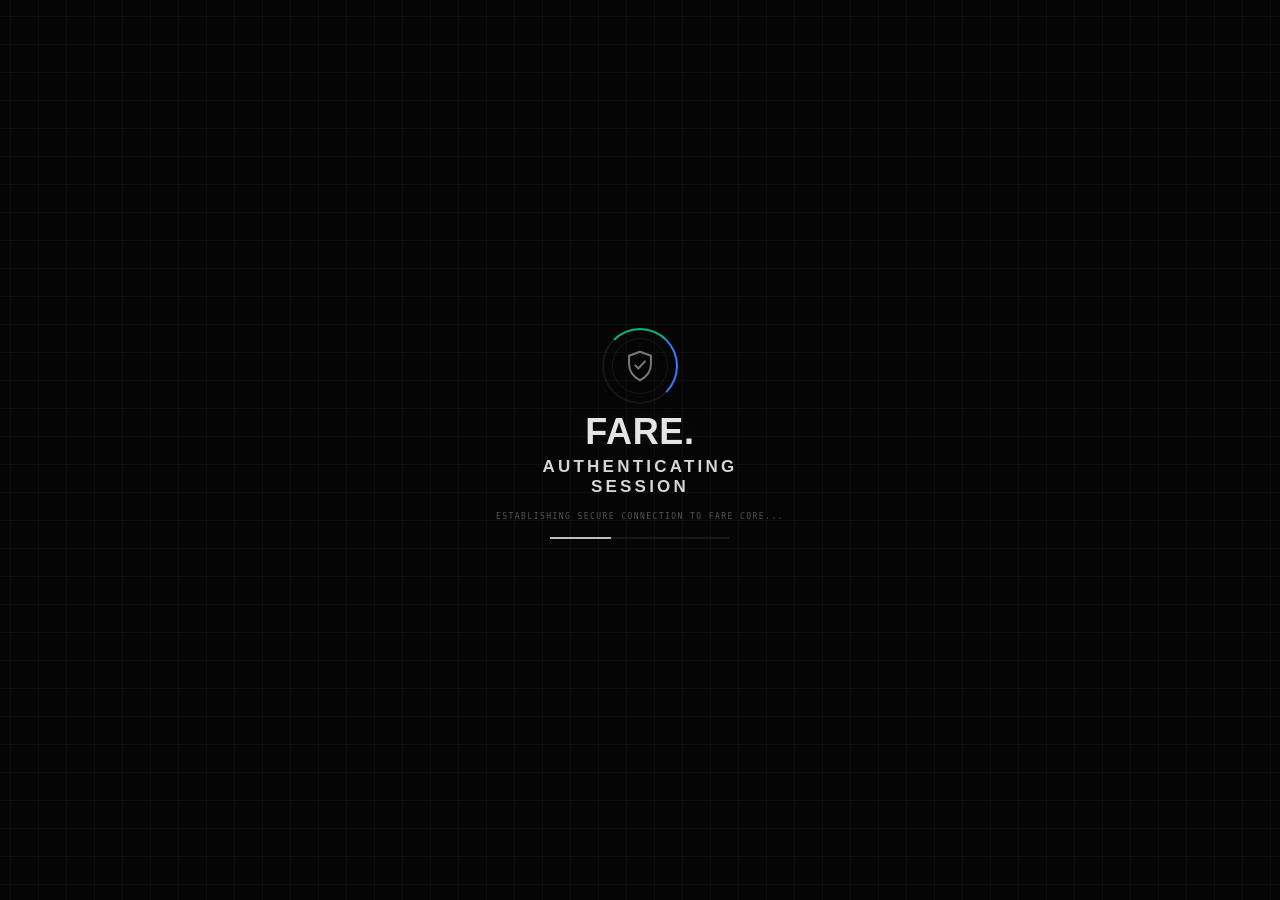
<file: purchase/index.html>
<!doctype html><html lang="en"><head><meta charset="utf-8"><meta name="viewport" content="width=device-width,initial-scale=1"><meta name="theme-color" content="#080808"><title>Premium — Fare</title><link rel="stylesheet" href="/assets/site.css"><script defer src="/assets/site.js"></script></head><body><nav class="nav"><a class="brand" href="/"><span class="brandmark">F</span><b>FARE</b></a><div class="links"><a href="/">Home</a><a href="/commands/">Commands</a><a href="/purchase/">Premium</a><a href="/status/">Status</a><a href="/faq/">FAQ</a><a href="/dashboard/">Dashboard</a></div><a class="invite" href="https://discord.com/oauth2/authorize?client_id=1514506916993306744&permissions=8&integration_type=0&scope=bot+applications.commands">Add to Discord ↗</a><button class="menu">☰</button></nav><main><div class="wrap"><header class="pagehead"><div class="eyebrow">FARE / PREMIUM</div><h1>Unlock more<br><span style="color:#555">possibilities.</span></h1><p>Fare includes a Premium command category. Official plan details and pricing are not yet published.</p></header><div class="grid"><article class="card"><h3>Premium access</h3><p>Ask the Fare team which Premium features are currently available and what each plan includes.</p></article><article class="card"><h3>Get the details</h3><p>Join the support server for verified Premium information.</p><a class="btn" href="https://discord.gg/44CqKtxVeD">Visit support ↗</a></article></div></div></main><footer><a class="brand" href="/"><span class="brandmark">F</span><b>FARE</b></a><span>YOUR SERVER. YOUR RULES. YOUR CONTROL.</span><div><a href="https://discord.gg/44CqKtxVeD">Support</a><a href="/commands/">Commands</a><a href="/faq/">FAQ</a></div></footer></body></html>
</file>
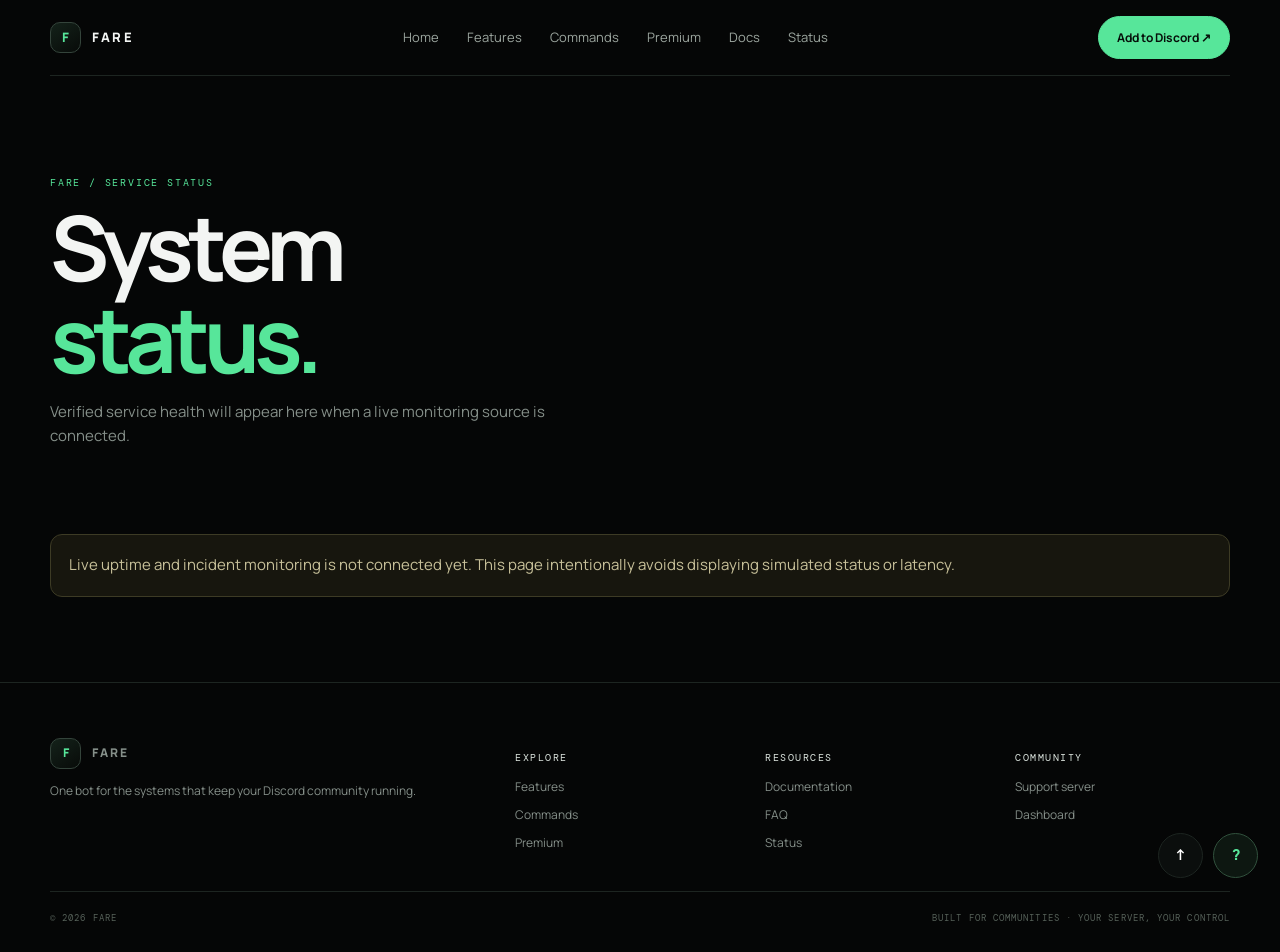
<file: status/index.html>
<!doctype html><html lang="en"><head><meta charset="utf-8"><meta name="viewport" content="width=device-width,initial-scale=1"><meta name="theme-color" content="#050606"><title>Status — Fare</title><meta name="description" content="Fare Discord bot — security, moderation and community tools."><link rel="stylesheet" href="/assets/fare.css"><script defer src="/assets/fare.js"></script></head><body><div class="loader"><div class="loader-inner"><div class="loader-mark">F</div><div class="loader-word">FARE / INITIALIZING</div></div></div><div class="shell"><header class="topbar"><a class="brand" href="/"><span class="brand-icon">F</span><span>FARE</span></a><nav class="nav"><a class="" href="/">Home</a><a class="" href="/features/">Features</a><a class="" href="/commands/">Commands</a><a class="" href="/premium/">Premium</a><a href="/docs/">Docs</a><a href="/status/">Status</a></nav><a class="nav-cta" href="https://discord.com/oauth2/authorize?client_id=1514506916993306744&permissions=8&integration_type=0&scope=bot+applications.commands">Add to Discord ↗</a><button class="mobile-toggle" aria-expanded="false">☰</button></header><nav class="mobile-nav"><a href="/">Home</a><a href="/features/">Features</a><a href="/commands/">Commands</a><a href="/premium/">Premium</a><a href="/docs/">Docs</a><a href="/status/">Status</a><a href="/faq/">FAQ</a><a href="/dashboard/">Dashboard</a></nav></div><main class="shell"><header class="page-head"><div class="eyebrow">FARE / SERVICE STATUS</div><h1>System<br><span style="color:var(--green)">status.</span></h1><p>Verified service health will appear here when a live monitoring source is connected.</p></header><div class="notice">Live uptime and incident monitoring is not connected yet. This page intentionally avoids displaying simulated status or latency.</div></main><footer class="footer"><div class="shell"><div class="footer-grid"><div><a class="brand" href="/"><span class="brand-icon">F</span><span>FARE</span></a><p>One bot for the systems that keep your Discord community running.</p></div><div><h4>EXPLORE</h4><div class="footer-links"><a href="/features/">Features</a><a href="/commands/">Commands</a><a href="/premium/">Premium</a></div></div><div><h4>RESOURCES</h4><div class="footer-links"><a href="/docs/">Documentation</a><a href="/faq/">FAQ</a><a href="/status/">Status</a></div></div><div><h4>COMMUNITY</h4><div class="footer-links"><a href="https://discord.gg/44CqKtxVeD">Support server</a><a href="/dashboard/">Dashboard</a></div></div></div><div class="copyright"><span>© <span id="year">2026</span> FARE</span><span>BUILT FOR COMMUNITIES · YOUR SERVER, YOUR CONTROL</span></div></div></footer><a class="float-help" href="https://discord.gg/44CqKtxVeD" aria-label="Fare support">?</a><button class="to-top" aria-label="Back to top">↑</button></body></html>
</file>
<file: assets/fare.css>
@import url('https://fonts.googleapis.com/css2?family=DM+Mono:wght@400;500&family=Manrope:wght@400;500;600;700;800&display=swap');
:root{--bg:#050606;--panel:#0b0e0d;--panel2:#101513;--line:#1d2521;--text:#f3f5f3;--muted:#858f89;--green:#57e69a;--green2:#b3ffd1;--red:#f06464;--font:'Manrope',Arial,sans-serif;--mono:'DM Mono',monospace}*{box-sizing:border-box}html{scroll-behavior:smooth}body{margin:0;background:var(--bg);color:var(--text);font:15px/1.65 var(--font);-webkit-font-smoothing:antialiased}body:before{content:'';position:fixed;inset:0;pointer-events:none;z-index:1;opacity:.13;background-image:linear-gradient(rgba(255,255,255,.025) 1px,transparent 1px),linear-gradient(90deg,rgba(255,255,255,.025) 1px,transparent 1px);background-size:48px 48px}a{color:inherit;text-decoration:none}button,input{font:inherit}.shell{width:min(1180px,calc(100% - 40px));margin:auto;position:relative;z-index:2}.topbar{height:76px;display:flex;align-items:center;justify-content:space-between;border-bottom:1px solid var(--line)}.brand{display:flex;align-items:center;gap:11px;font-weight:800;letter-spacing:.17em;font-size:13px}.brand-icon{width:31px;height:31px;border:1px solid #34443b;border-radius:10px;display:grid;place-items:center;color:var(--green);font-weight:800;letter-spacing:0;background:linear-gradient(145deg,#14221a,#080b09)}.nav{display:flex;align-items:center;gap:28px;color:#9ca69f;font-size:13px}.nav a:hover,.nav a.active{color:#fff}.nav-cta,.btn{display:inline-flex;align-items:center;justify-content:center;gap:9px;border-radius:999px;padding:11px 18px;font-weight:700;font-size:12px;background:var(--green);color:#06100a;border:1px solid var(--green);transition:.2s}.nav-cta:hover,.btn:hover{transform:translateY(-2px);box-shadow:0 8px 30px #57e69a24}.btn.secondary{background:#101512;color:#e8eee9;border-color:#29332d}.mobile-toggle{display:none;background:#0c100e;border:1px solid var(--line);color:#fff;border-radius:10px;padding:8px 11px}.mobile-nav{display:none;padding:8px 0 18px;border-bottom:1px solid var(--line)}.mobile-nav a{display:block;padding:10px 4px;color:#b5bdb8}.eyebrow{font:10px var(--mono);letter-spacing:.18em;color:var(--green);text-transform:uppercase}.hero{min-height:640px;padding:112px 0 72px;display:flex;flex-direction:column;align-items:center;text-align:center;position:relative;overflow:hidden}.hero:before{content:'';position:absolute;width:680px;height:420px;top:10px;left:50%;transform:translateX(-50%);background:radial-gradient(ellipse,#1a4a3038,transparent 68%);pointer-events:none}.hero>*{position:relative}.hero h1{font-size:clamp(56px,10vw,112px);line-height:.96;letter-spacing:-.085em;margin:27px 0 20px;font-weight:800}.hero h1 span{color:var(--green);text-shadow:0 0 55px #57e69a22}.hero p{max-width:570px;color:var(--muted);font-size:15px;margin:0 auto}.actions{display:flex;gap:12px;justify-content:center;flex-wrap:wrap;margin-top:32px}.hero-meta{display:flex;gap:25px;flex-wrap:wrap;justify-content:center;margin-top:60px;color:#69746d;font:9px var(--mono);letter-spacing:.12em}.hero-meta span:before{content:'●';color:var(--green);margin-right:8px}.hero-art{margin-top:65px;width:min(850px,100%);height:230px;border:1px solid #243129;border-radius:18px;background:radial-gradient(ellipse at 50% 110%,#1c4931 0,transparent 52%),linear-gradient(135deg,#0d1410,#070908 70%);position:relative;overflow:hidden;box-shadow:0 25px 100px #000}.hero-art:before{content:'F';position:absolute;inset:0;display:grid;place-items:center;font-size:230px;font-weight:800;letter-spacing:-.1em;color:#d9ffe51a}.hero-art:after{content:'FARE / CONTROL SYSTEM';position:absolute;bottom:18px;left:20px;font:9px var(--mono);letter-spacing:.2em;color:#7d9a87}.trusted{padding:35px 0 70px;border-top:1px solid var(--line);text-align:center}.trusted p{color:#657169;font:9px var(--mono);letter-spacing:.2em}.trusted-row{display:flex;justify-content:center;gap:clamp(24px,6vw,75px);flex-wrap:wrap;margin-top:25px;color:#a6afa9;font-weight:800;letter-spacing:.08em;font-size:13px}.section{padding:95px 0;border-top:1px solid var(--line)}.section-head{display:flex;justify-content:space-between;align-items:end;gap:30px;margin-bottom:38px}.section h2,.page-head h1{font-size:clamp(36px,6vw,65px);line-height:1.02;letter-spacing:-.07em;margin:12px 0}.section-head p,.section-copy{color:var(--muted);max-width:390px;margin:0}.feature-grid{display:grid;grid-template-columns:repeat(3,1fr);gap:13px}.feature-card{background:linear-gradient(145deg,#0e1310,#090c0a);border:1px solid var(--line);border-radius:15px;padding:24px;min-height:195px;transition:.25s}.feature-card:hover{border-color:#42634f;transform:translateY(-3px)}.feature-icon{width:38px;height:38px;border:1px solid #2a3a30;border-radius:11px;display:grid;place-items:center;color:var(--green);font-size:16px;margin-bottom:22px}.feature-card h3{margin:0 0 8px;font-size:16px}.feature-card p{color:var(--muted);font-size:13px;margin:0}.wide-panel{display:grid;grid-template-columns:1fr 1fr;gap:40px;align-items:center;border:1px solid var(--line);border-radius:18px;padding:clamp(25px,5vw,55px);background:radial-gradient(ellipse at 90% 10%,#17352455,transparent 48%),#090d0b}.wide-panel h2{font-size:clamp(34px,5vw,54px);margin:12px 0}.mini-stats{display:grid;grid-template-columns:1fr 1fr;gap:10px}.mini-stat{padding:20px;border:1px solid var(--line);border-radius:12px;background:#080b09}.mini-stat b{display:block;color:var(--green);font-size:27px;letter-spacing:-.05em}.mini-stat span{color:var(--muted);font:9px var(--mono);letter-spacing:.12em}.server-row{display:flex;align-items:center;gap:15px;padding:18px;border:1px solid var(--line);border-radius:14px;background:#0b100d;max-width:460px;margin-top:25px}.server-avatar{width:48px;height:48px;border-radius:14px;background:#14271b;border:1px solid #33503d;color:var(--green);display:grid;place-items:center;font-weight:800;font-size:20px}.server-row small{display:block;color:var(--muted);font-size:11px}.server-row b{font-size:14px}.server-row .btn{margin-left:auto}.cta-panel{text-align:center;padding:85px 25px;border:1px solid #294333;border-radius:20px;background:radial-gradient(ellipse at 50% 120%,#1b5837 0,transparent 65%),#080d0a}.cta-panel h2{font-size:clamp(38px,6vw,70px);letter-spacing:-.07em;line-height:1;margin:12px auto 18px;max-width:700px}.cta-panel p{color:var(--muted);max-width:500px;margin:auto}.footer{padding:55px 0 28px;border-top:1px solid var(--line);margin-top:85px}.footer-grid{display:grid;grid-template-columns:2fr 1fr 1fr 1fr;gap:35px}.footer p,.footer a{color:var(--muted);font-size:12px}.footer h4{font:10px var(--mono);color:#dce4de;letter-spacing:.15em}.footer-links{display:grid;gap:8px}.copyright{border-top:1px solid var(--line);margin-top:38px;padding-top:20px;color:#566159;font:9px var(--mono);letter-spacing:.12em;display:flex;justify-content:space-between}.page-head{padding:100px 0 45px;max-width:800px}.page-head h1{font-size:clamp(50px,9vw,90px)}.page-head p{color:var(--muted);max-width:560px}.page-grid{display:grid;grid-template-columns:repeat(3,1fr);gap:13px;padding-bottom:60px}.command-layout{display:grid;grid-template-columns:260px 1fr;gap:18px;padding-bottom:60px}.side-list,.command-panel{border:1px solid var(--line);border-radius:14px;background:#090d0b;padding:18px}.side-list button{width:100%;text-align:left;color:var(--muted);padding:10px;border-radius:8px;border:0;background:transparent;cursor:pointer}.side-list button.active,.side-list button:hover{background:#142019;color:var(--green)}.search{width:100%;padding:14px 16px;border-radius:10px;background:#050806;border:1px solid #26332b;color:#fff;outline:none;margin-bottom:16px}.command-results{display:grid;grid-template-columns:repeat(2,1fr);gap:9px}.command-item{padding:12px 14px;border:1px solid var(--line);border-radius:9px;background:#0c110e;font:12px var(--mono);color:#dce5de}.notice{border:1px solid #3d3b25;background:#17160e;color:#c8c19a;border-radius:12px;padding:18px;margin:25px 0}.faq details{border-top:1px solid var(--line);padding:19px 0}.faq summary{cursor:pointer;font-weight:700}.faq p{color:var(--muted);max-width:650px}.loader{position:fixed;inset:0;z-index:1000;background:#050606;display:grid;place-items:center;transition:opacity .45s,visibility .45s}.loader.hide{opacity:0;visibility:hidden}.loader-inner{text-align:center}.loader-mark{width:55px;height:55px;border:1px solid #294333;border-top:2px solid var(--green);border-radius:50%;margin:0 auto 16px;animation:spin 1s linear infinite;display:grid;place-items:center;color:var(--green);font-weight:800}.loader-word{font:10px var(--mono);letter-spacing:.25em;color:#b5c2b8}@keyframes spin{to{transform:rotate(360deg)}}.float-help,.to-top{position:fixed;right:22px;bottom:22px;z-index:20;width:45px;height:45px;border:1px solid #31513d;background:#0d1711;color:var(--green);border-radius:50%;display:grid;place-items:center;font-weight:800}.to-top{right:77px;color:#fff;border-color:var(--line);background:#0b0e0d}.reveal{opacity:0;transform:translateY(18px);transition:.65s}.reveal.visible{opacity:1;transform:none}@media(max-width:760px){.shell{width:min(100% - 28px,600px)}.nav{display:none}.mobile-toggle{display:block}.mobile-nav.open{display:block}.hero{min-height:auto;padding:85px 0 55px}.hero-art{height:160px;margin-top:45px}.hero-meta{margin-top:38px;gap:13px}.section{padding:70px 0}.section-head{display:block}.section-head p{margin-top:16px}.feature-grid,.page-grid{grid-template-columns:1fr 1fr}.wide-panel{grid-template-columns:1fr}.command-layout{grid-template-columns:1fr}.side-list{display:flex;overflow:auto;gap:6px}.side-list button{white-space:nowrap;width:auto}.footer-grid{grid-template-columns:1fr 1fr}.footer-grid>div:first-child{grid-column:1/-1}}@media(max-width:440px){.feature-grid,.page-grid,.command-results{grid-template-columns:1fr}.footer-grid{grid-template-columns:1fr 1fr}.hero h1{font-size:58px}.server-row{flex-wrap:wrap}.server-row .btn{margin-left:0}.copyright{display:block;line-height:2.2}}@media(prefers-reduced-motion:reduce){*{scroll-behavior:auto!important;animation:none!important;transition:none!important}.reveal{opacity:1;transform:none}}
</file>
<file: assets/site.css>
*{box-sizing:border-box}body{margin:0;background:#080808;color:#f2f2ef;font-family:Inter,Arial,sans-serif;background-image:radial-gradient(ellipse at 50% 0%,#fff1,transparent 48%)}a{color:inherit;text-decoration:none}.nav{position:fixed;z-index:9;top:20px;left:5%;width:90%;display:flex;align-items:center;justify-content:space-between;padding:10px 13px;border:1px solid #ffffff16;border-radius:50px;background:#101010d9;backdrop-filter:blur(18px)}.brand{display:flex;align-items:center;gap:10px;letter-spacing:.18em;font-size:12px}.brandmark{width:34px;height:34px;border-radius:50%;background:#f4f4f1;color:#090909;display:grid;place-items:center;font-weight:900;font-size:18px}.links{display:flex;gap:5px;padding:5px;border-radius:30px;background:#ffffff08}.links a{font-size:11px;color:#aaa;padding:10px 13px;border-radius:22px}.links a:hover,.links a.active{background:#ffffff12;color:#fff}.invite{font-size:10px;font-weight:700;letter-spacing:.08em;text-transform:uppercase;background:#f3f3ef;color:#090909;padding:13px 17px;border-radius:30px}.menu{display:none;background:none;color:white;border:0;font-size:20px}main{padding:130px 5% 70px;max-width:1500px;margin:auto}.eyebrow{font:10px monospace;color:#888;letter-spacing:.2em;text-transform:uppercase}.hero{min-height:calc(100vh - 150px);display:flex;flex-direction:column;justify-content:center;align-items:center;text-align:center;position:relative}.hero h1{font-size:clamp(76px,12vw,160px);font-weight:500;letter-spacing:-.095em;line-height:.86;margin:28px 0}.hero h1 span{color:#555}.hero p{max-width:700px;color:#999;font-size:clamp(14px,1.7vw,19px);font-weight:300;line-height:1.8}.actions{display:flex;gap:12px;justify-content:center;flex-wrap:wrap;margin-top:30px}.btn{display:inline-block;padding:15px 24px;border:1px solid #ffffff20;border-radius:40px;font-size:12px;background:#ffffff08}.btn.primary{background:#f4f4f1;color:#090909;border-color:#f4f4f1;font-weight:700}.edge{position:absolute;bottom:20px;left:0;right:0;display:flex;justify-content:space-between;color:#62625e;font:9px monospace;letter-spacing:.16em}.wrap{max-width:1180px;margin:auto}.pagehead{padding:90px 0 45px}.pagehead h1{font-size:clamp(54px,9vw,105px);font-weight:500;letter-spacing:-.09em;line-height:.9;margin:18px 0}.pagehead p{color:#999;max-width:620px;font-size:14px;line-height:1.8}.grid{display:grid;grid-template-columns:repeat(3,1fr);gap:13px}.card{border:1px solid #ffffff17;border-radius:22px;background:#ffffff04;padding:28px;min-height:185px}.card h3{font-size:20px;font-weight:500;margin:28px 0 9px}.card p,.muted{font-size:12px;color:#888;line-height:1.8}.panel{border:1px solid #ffffff18;border-radius:20px;background:#ffffff04;padding:24px}.search{width:100%;padding:15px 17px;background:#111;border:1px solid #ffffff20;border-radius:12px;color:white;outline:none;margin-bottom:18px}.command-layout{display:grid;grid-template-columns:220px 1fr;gap:15px}.categories{display:flex;flex-direction:column;gap:4px;align-self:start;position:sticky;top:105px}.categories button{border:0;border-radius:9px;padding:11px;background:transparent;color:#999;text-align:left;font-size:11px;cursor:pointer}.categories button.active,.categories button:hover{background:#ffffff12;color:#fff}.cmds{display:grid;grid-template-columns:repeat(2,1fr);gap:8px}.cmd{border:1px solid #ffffff14;border-radius:10px;padding:13px;background:#ffffff04}.cmd code{font:11px monospace;overflow-wrap:anywhere}.cmd small{display:block;color:#777;font:9px monospace;margin-top:7px}.faq{border-top:1px solid #ffffff20}details{padding:20px 0;border-bottom:1px solid #ffffff20}summary{cursor:pointer;font-size:14px;list-style:none}summary:after{content:'+';float:right;color:#888}details[open] summary:after{content:'−'}details p{color:#999;font-size:12px;line-height:1.8;max-width:750px}.notice{border:1px solid #ffffff20;border-radius:18px;padding:24px;background:#ffffff05;color:#aaa;font-size:13px;line-height:1.8}footer{border-top:1px solid #ffffff17;padding:27px 5%;display:flex;align-items:center;justify-content:space-between;gap:20px;color:#777;font:9px monospace;letter-spacing:.1em}footer div{display:flex;gap:20px}@media(max-width:800px){.links{display:none;position:absolute;top:60px;left:0;right:0;flex-direction:column;background:#111;border:1px solid #ffffff20;border-radius:16px;padding:12px}.links.open{display:flex}.links a{padding:13px}.menu{display:block}.invite{margin-left:auto;margin-right:12px}.grid{grid-template-columns:repeat(2,1fr)}.command-layout{grid-template-columns:1fr}.categories{position:static;flex-direction:row;flex-wrap:wrap}footer{flex-wrap:wrap}}@media(max-width:520px){.nav{top:10px;left:3%;width:94%}.hero{min-height:75vh}.hero h1{font-size:19vw}.grid,.cmds{grid-template-columns:1fr}.pagehead{padding-top:60px}footer{align-items:flex-start;flex-direction:column}}

/* Full Fare homepage */
.home{max-width:1320px;padding-top:120px}.hero-full{min-height:calc(100vh - 115px);overflow:hidden;border-bottom:1px solid #ffffff12}.hero-full:before{content:"";position:absolute;inset:8% 15% 13%;border:1px solid #ffffff0b;border-radius:50%;transform:rotate(-18deg);pointer-events:none}.hero-orbit{position:absolute;width:min(70vw,760px);height:min(70vw,760px);border:1px solid #ffffff0a;border-radius:50%;box-shadow:0 0 100px #ffffff08,inset 0 0 90px #ffffff05;pointer-events:none}.hero-stamp{margin-top:38px;width:74px;height:74px;border:1px solid #ffffff30;border-radius:22px;display:grid;place-items:center;font-size:31px;font-weight:800;letter-spacing:-.12em;background:linear-gradient(145deg,#ffffff18,#ffffff02);box-shadow:0 20px 80px #fff1}.hero-stamp span{font-size:8px;letter-spacing:.2em;margin-left:3px}.hero-full h1{font-size:clamp(70px,10.5vw,142px);margin:32px 0 20px}.hero-full h1 span,.section h2 span,.final-cta h2 span{color:#656560}.hero-full p{max-width:650px}.hero-foot{position:absolute;bottom:24px;left:0;right:0;display:flex;justify-content:space-between;color:#62625e;font:9px monospace;letter-spacing:.16em}.section{max-width:1180px;margin:0 auto;padding:135px 0;border-bottom:1px solid #ffffff12}.section-top{display:flex;align-items:flex-end;justify-content:space-between;gap:30px;margin-bottom:30px}.section .eyebrow,.final-cta .eyebrow{color:#777;font:10px monospace;letter-spacing:.2em}.section h2,.final-cta h2{font-size:clamp(48px,7vw,88px);font-weight:500;letter-spacing:-.085em;line-height:.98;margin:22px 0 0}.section-kicker{font:10px monospace;letter-spacing:.16em;color:#777;text-align:right}.section-copy{max-width:590px;color:#999;font-size:14px;line-height:1.8;margin:24px 0 35px}.server-track{display:grid;grid-template-columns:repeat(3,minmax(0,1fr));gap:14px}.server-card{min-height:265px;padding:24px;border:1px solid #ffffff1b;border-radius:22px;background:linear-gradient(145deg,#ffffff0a,#ffffff02);display:flex;flex-direction:column;justify-content:space-between;transition:transform .25s,border-color .25s,background .25s}.server-card:hover{transform:translateY(-5px);border-color:#ffffff48;background:#ffffff0c}.server-card-head{display:flex;align-items:center;justify-content:space-between}.server-avatar{width:58px;height:58px;border-radius:19px;background:#f1f1ed;color:#090909;display:grid;place-items:center;font-size:26px;font-weight:900;box-shadow:0 8px 30px #fff2}.server-live{font:9px monospace;letter-spacing:.12em;color:#c9c9c3;border:1px solid #ffffff22;border-radius:30px;padding:8px 10px}.server-live i,.console-top i{display:inline-block;width:6px;height:6px;background:#d8d8d0;border-radius:50%;margin-right:6px;box-shadow:0 0 12px #fff8}.server-card-body h3{font-size:24px;font-weight:500;letter-spacing:-.04em;margin:28px 0 8px}.server-card-body p{font-size:12px;color:#999;line-height:1.8;max-width:300px}.server-card-foot{border-top:1px solid #ffffff15;padding-top:17px;display:flex;justify-content:space-between;gap:12px;font:9px monospace;letter-spacing:.1em;color:#777}.server-card-foot b,.server-card-foot a{color:#eee;font-weight:500}.muted-avatar{background:#ffffff0a;border:1px dashed #ffffff2b;color:#777;box-shadow:none}.muted-live{color:#777}.server-empty{background:#ffffff02;border-style:dashed}.telemetry-grid{display:grid;grid-template-columns:1.15fr .85fr;gap:14px;margin-top:45px}.telemetry-main,.telemetry-side{border:1px solid #ffffff18;border-radius:22px;background:#ffffff04;padding:30px}.telemetry-symbol{width:62px;height:62px;border:1px solid #ffffff25;border-radius:18px;display:grid;place-items:center;font-size:30px;font-weight:800;margin-bottom:45px}.telemetry-main>p{max-width:430px;color:#aaa;line-height:1.8;font-size:15px;margin-bottom:35px}.telemetry-line{display:flex;justify-content:space-between;padding:16px 0;border-top:1px solid #ffffff15;font:10px monospace;letter-spacing:.12em;color:#777}.telemetry-line b{color:#eee;font-size:14px}.telemetry-side{display:grid;grid-template-columns:1fr 1fr;gap:12px}.metric{min-height:130px;border:1px solid #ffffff13;border-radius:16px;padding:22px;display:flex;flex-direction:column;justify-content:space-between}.metric strong{font-size:36px;font-weight:400;letter-spacing:-.08em;color:#eee}.metric span{font:9px monospace;letter-spacing:.1em;color:#888}.fineprint{font:10px monospace;color:#656560;margin-top:17px}.center-heading{text-align:center;max-width:850px;margin:0 auto 55px}.center-heading h2{font-size:clamp(44px,6vw,76px)}.center-heading>p{max-width:570px;margin:22px auto 0;color:#999;font-size:13px;line-height:1.8}.feature-grid{display:grid;grid-template-columns:repeat(3,minmax(0,1fr));gap:13px}.feature-card{position:relative;min-height:275px;border:1px solid #ffffff18;border-radius:22px;padding:25px;background:linear-gradient(145deg,#ffffff08,#ffffff02);display:flex;flex-direction:column;align-items:flex-start;transition:background .2s,border-color .2s}.feature-card:hover{background:#ffffff0b;border-color:#ffffff38}.feature-wide{grid-column:span 2}.feature-index{font:9px monospace;letter-spacing:.14em;color:#777}.feature-icon{margin-top:28px;width:43px;height:43px;border:1px solid #ffffff25;border-radius:13px;display:grid;place-items:center;font-size:22px;color:#ddd}.feature-card h3{font-size:23px;font-weight:500;letter-spacing:-.04em;margin:22px 0 8px}.feature-card p{font-size:12px;line-height:1.8;color:#999;max-width:450px;margin:0 0 18px}.feature-card>a{font:10px monospace;color:#ddd;margin-top:auto}.security-showcase{display:grid;grid-template-columns:1fr 1fr;align-items:center;gap:50px}.security-copy h2{font-size:clamp(48px,6vw,78px)}.security-copy p{max-width:480px;color:#999;line-height:1.9;font-size:13px;margin:25px 0}.security-console,.command-window{border:1px solid #ffffff20;border-radius:20px;background:linear-gradient(145deg,#ffffff09,#ffffff02);padding:25px}.console-top,.window-head,.window-foot{display:flex;justify-content:space-between;gap:15px;color:#777;font:9px monospace;letter-spacing:.12em;padding-bottom:18px;border-bottom:1px solid #ffffff18}.console-row{display:flex;justify-content:space-between;padding:20px 0;border-bottom:1px solid #ffffff13;font:10px monospace;letter-spacing:.12em;color:#aaa}.console-row b{color:#e7e7e1;font-weight:500}.console-bottom{padding-top:18px;color:#777;font-size:10px;line-height:1.7}.command-window{max-width:850px;margin:40px auto 0}.terminal-line{display:grid;grid-template-columns:20px 150px 1fr;gap:12px;align-items:center;padding:20px 0;border-bottom:1px solid #ffffff12}.terminal-line i{font-style:normal;color:#eee}.terminal-line code{font:13px monospace;color:#eee}.terminal-line span{font-size:11px;color:#777}.window-foot{border:0;padding:20px 0 0;margin-top:4px}.window-foot a{color:#eee}.growth-grid{display:grid;grid-template-columns:repeat(4,1fr);gap:12px}.growth-grid>div{border-top:1px solid #ffffff28;padding:22px 8px 10px}.growth-grid b{font:10px monospace;color:#777}.growth-grid h3{font-size:17px;font-weight:500;margin:30px 0 8px}.growth-grid p{font-size:11px;line-height:1.8;color:#888}.final-cta{max-width:1180px;margin:110px auto 90px;text-align:center;padding:85px 25px;border:1px solid #ffffff1a;border-radius:28px;background:radial-gradient(ellipse at 50% 0%,#ffffff12,transparent 65%),#ffffff03}.final-cta h2{font-size:clamp(58px,8vw,100px)}.final-cta p{color:#999;font-size:13px;line-height:1.8;margin:22px auto;max-width:470px}.site-footer{border-top:1px solid #ffffff17;padding:32px 5%;display:flex;align-items:center;justify-content:space-between;gap:20px;color:#777;font:9px monospace;letter-spacing:.1em;flex-wrap:wrap}.site-footer div{display:flex;gap:18px;flex-wrap:wrap}.site-footer small{width:100%;color:#555;font-size:8px}
@media(max-width:850px){.home{padding-top:100px}.section{padding:95px 0}.server-track{grid-template-columns:repeat(2,minmax(0,1fr))}.server-card:last-child{display:none}.feature-grid{grid-template-columns:repeat(2,minmax(0,1fr))}.feature-wide{grid-column:span 2}.growth-grid{grid-template-columns:repeat(2,1fr)}.security-showcase{gap:25px}.site-footer{align-items:flex-start}}
@media(max-width:600px){.hero-full{min-height:75vh}.hero-stamp{width:60px;height:60px;margin-top:22px}.hero-full h1{font-size:17vw}.hero-foot{font-size:7px;letter-spacing:.08em}.hero-foot span:last-child{display:none}.section-top{align-items:flex-start;flex-direction:column}.section-kicker{text-align:left}.section h2{font-size:53px}.server-track,.telemetry-grid,.feature-grid,.security-showcase{grid-template-columns:1fr}.server-card:last-child{display:flex}.feature-wide{grid-column:auto}.telemetry-side{grid-template-columns:1fr 1fr;padding:14px}.metric{padding:15px;min-height:110px}.security-console{padding:19px}.terminal-line{grid-template-columns:15px 95px 1fr;gap:8px}.terminal-line span{font-size:9px}.window-head,.window-foot{font-size:8px}.growth-grid{grid-template-columns:1fr 1fr}.final-cta{margin:70px auto;padding:60px 18px}.site-footer{flex-direction:column}.site-footer div{gap:14px}}


/* Gradient typography + visible horizontal server catalog */
.gradient-text{background:linear-gradient(105deg,#fff 0%,#d8d8d8 34%,#8b8b8b 68%,#f4f4f0 100%);-webkit-background-clip:text;background-clip:text;color:transparent!important;-webkit-text-fill-color:transparent;text-shadow:none}
.hero-full h1 .gradient-text{filter:drop-shadow(0 8px 38px #ffffff18)}
.section h2 .gradient-text,.final-cta h2 .gradient-text{display:inline-block}
.catalog{max-width:none;width:100%;padding-left:max(5%,calc((100% - 1180px)/2));padding-right:max(5%,calc((100% - 1180px)/2));overflow:hidden}
.catalog-viewport{width:100%;overflow-x:auto;scroll-snap-type:x mandatory;scrollbar-width:thin;scrollbar-color:#555 transparent;padding:8px 2px 20px}
.server-track{display:flex;gap:18px;width:max-content;min-width:100%}
.server-card{width:350px;min-height:185px;border-radius:70px;padding:24px 28px;scroll-snap-align:start;position:relative;overflow:hidden}
.server-card:after{content:"";position:absolute;inset:0;background:linear-gradient(110deg,#ffffff08,transparent 48%,#ffffff04);pointer-events:none}
.server-card-body h3{font-size:21px;margin:18px 0 5px}
.server-card-body p{max-width:245px;font-size:11px}
.server-avatar{width:48px;height:48px;border-radius:50%}
.server-card-foot{font-size:8px}
.catalog-hint{display:flex;justify-content:space-between;margin-top:13px;color:#666;font:9px monospace;letter-spacing:.13em}
.catalog .section-copy{margin-bottom:20px}
@media(max-width:600px){.server-card{width:290px;min-height:190px;padding:22px 24px}.catalog{padding-left:5%;padding-right:5%}.catalog-hint{font-size:8px}.hero-full h1 .gradient-text{filter:none}}

/* Fare secure-session transition — based on the ZEON loader shown in the reference recording */
#fare-page-loader{position:fixed;inset:0;z-index:99999;display:grid;place-items:center;background-color:#050505;background-image:linear-gradient(#ffffff08 1px,transparent 1px),linear-gradient(90deg,#ffffff08 1px,transparent 1px);background-size:28px 28px;background-position:center;opacity:1;visibility:visible;transition:opacity .38s ease,visibility .38s ease;pointer-events:all}
#fare-page-loader.is-hidden{opacity:0;visibility:hidden;pointer-events:none}
.fare-loader-content{width:min(88vw,420px);display:flex;flex-direction:column;align-items:center;text-align:center;transform:translateY(-2vh)}
.fare-loader-emblem{position:relative;width:82px;height:82px;display:grid;place-items:center;margin-bottom:8px}
.fare-loader-emblem:before{content:"";position:absolute;inset:3px;border:2px solid #ffffff12;border-top-color:#00b98a;border-right-color:#397bff;border-radius:50%;animation:fare-ring-spin 1.15s linear infinite}
.fare-loader-emblem:after{content:"";position:absolute;inset:13px;border:1px solid #ffffff12;border-radius:50%}
.fare-loader-shield{position:relative;z-index:1;width:30px;height:34px;color:#777}
.fare-loader-brand{font:800 36px/.95 Inter,Arial,sans-serif;letter-spacing:.02em;color:#e5e5e5;text-shadow:0 0 24px #ffffff16}
.fare-loader-state{margin-top:8px;font:700 17px/1.15 Inter,Arial,sans-serif;letter-spacing:.19em;color:#d5d5d5}
.fare-loader-caption{margin-top:15px;font:8px/1.5 monospace;letter-spacing:.18em;color:#555;text-transform:uppercase}
.fare-loader-progress{position:relative;width:180px;height:2px;margin-top:14px;background:#ffffff12;overflow:hidden}
.fare-loader-progress:after{content:"";position:absolute;inset:0 auto 0 0;width:34%;background:#bdbdbd;box-shadow:0 0 9px #fff8;animation:fare-progress 1.05s ease-in-out infinite}
@keyframes fare-ring-spin{to{transform:rotate(360deg)}}
@keyframes fare-progress{0%{transform:translateX(-110%)}100%{transform:translateX(310%)}}
@media(prefers-reduced-motion:reduce){.fare-loader-emblem:before,.fare-loader-progress:after{animation:none}#fare-page-loader{transition:none}}
</file>
